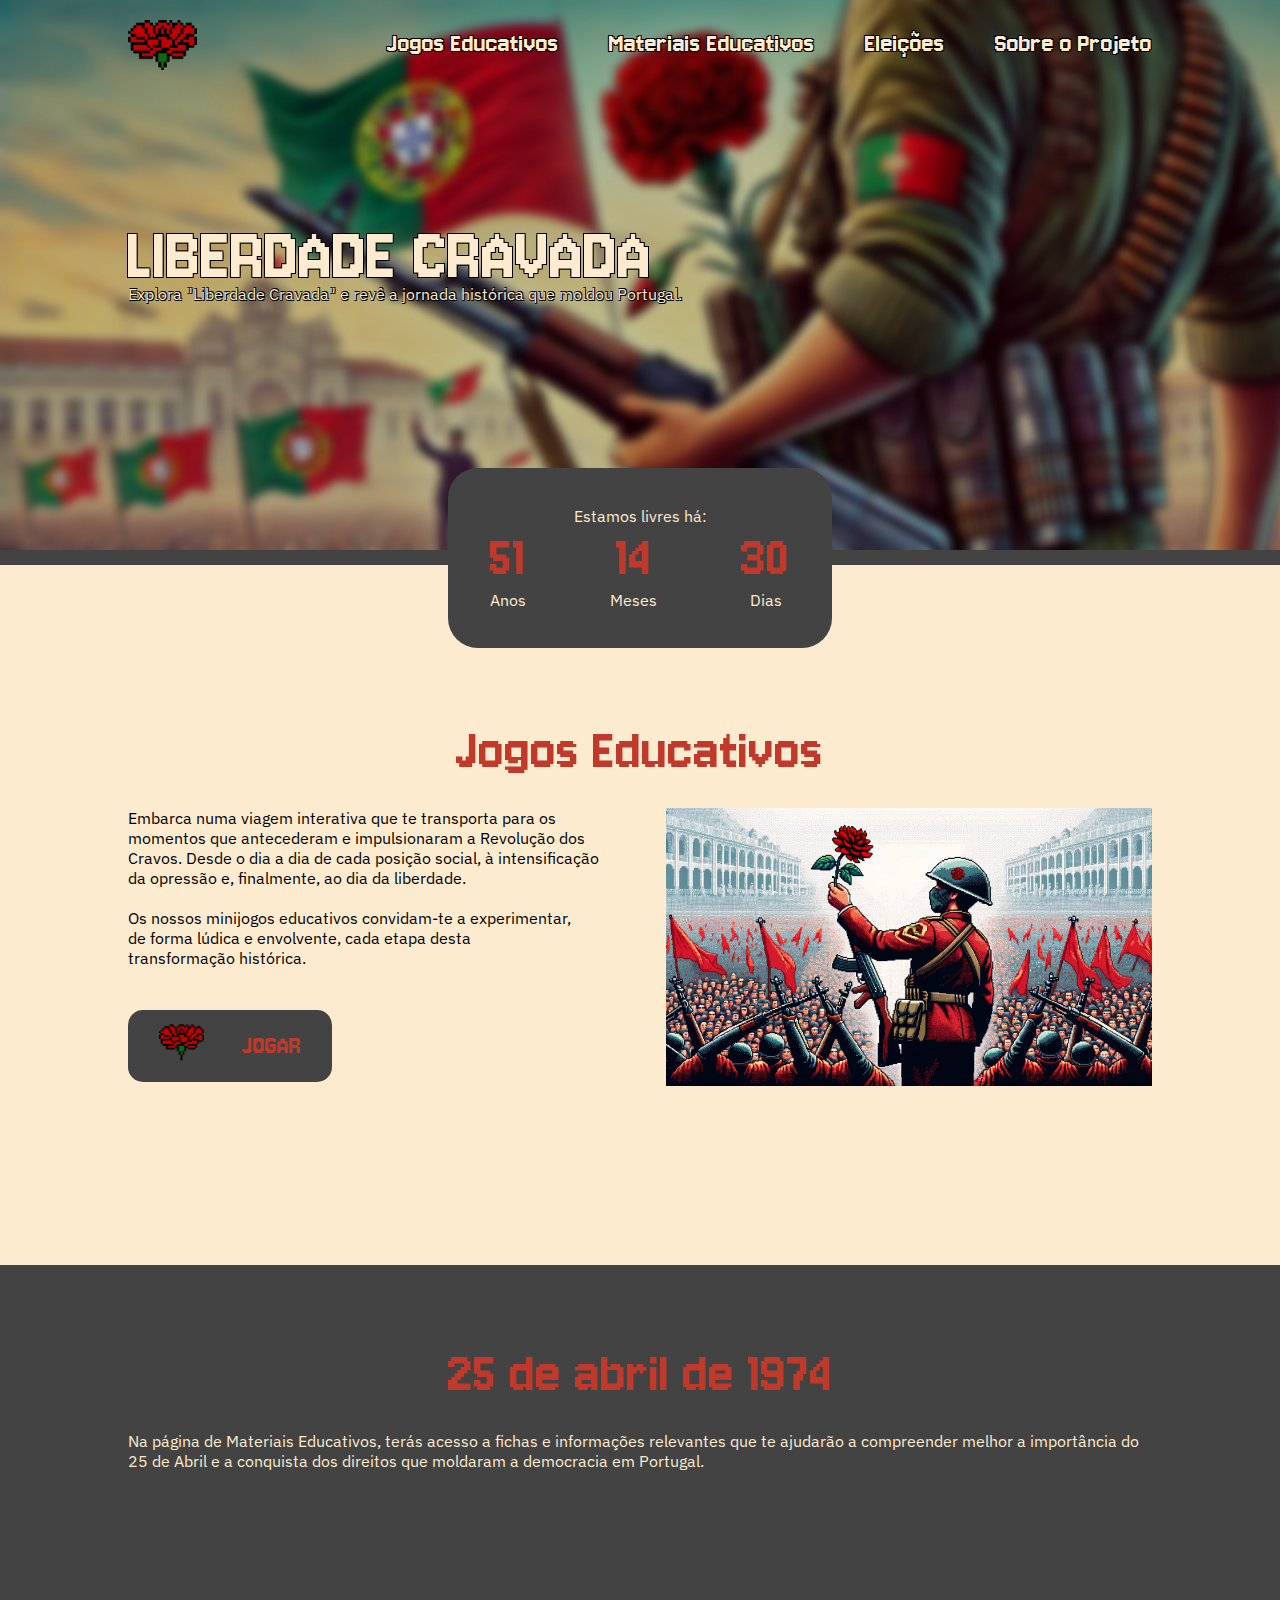
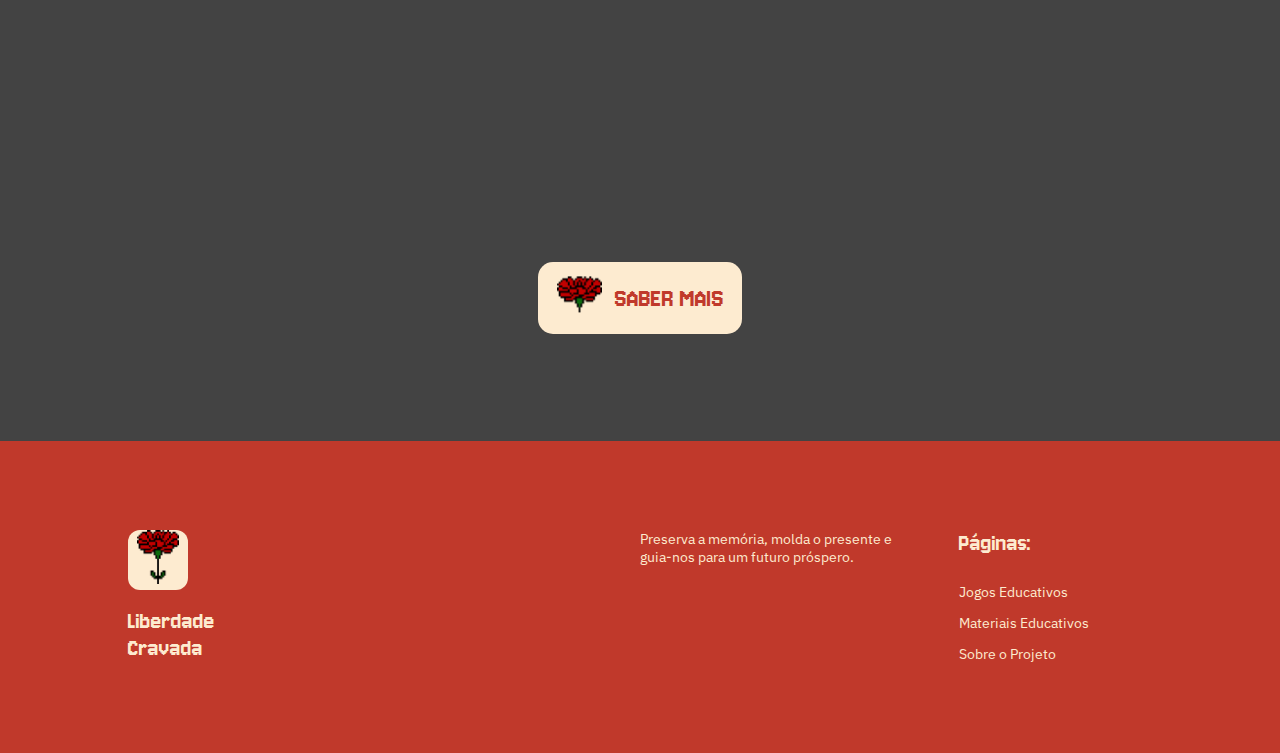
<file: index.html>
<!DOCTYPE html>
<html lang="en">
<head>
    <meta charset="UTF-8">
    <meta name="viewport" content="width=device-width, initial-scale=1.0">
    <title>Liberdade Cravada</title>

    <!-- CSS -->
    <link rel="stylesheet" type="text/css" href="style/style.css">
    <link rel="stylesheet" type="text/css" href="style/structuring.css">
    <link rel="stylesheet" type="text/css" href="style/mediaqueries/everyPage.css">
    <link rel="stylesheet" type="text/css" href="style/mediaqueries/mainpage.css">

    <!-- font JERSEY -->
    <link rel="preconnect" href="https://fonts.googleapis.com">
    <link rel="preconnect" href="https://fonts.gstatic.com" crossorigin>
    <link href="https://fonts.googleapis.com/css2?family=IBM+Plex+Sans:ital,wght@0,100..700;1,100..700&family=Jersey+10&display=swap" rel="stylesheet">
</head>
<body>
    <!-- NAVBAR -->
    <nav aria-label="primary" id="navbar" class="pa00 w100 dflex jcc">
        <div id="navbarContent" class="dflex jcsb aic">
            <a id="logo" href="index.html">
                <img src="images/website/iconography/cravo_logo.png" height="100%">
            </a>
    
            <div id="links" class="dflex fdr jcsb">
                <a href="html/JogosEducativos.html" class="btnNavbar">
                    <p class="m0 jersey beige fontOutline navlinkInactive">Jogos Educativos</p>
                </a>
                <a href="html/MateriaisEducativos.html" class="btnNavbar">
                    <p class="m0 jersey beige fontOutline navlinkInactive">Materiais Educativos</p>
                </a>
                <a href="html/EleicoesPosRevolucao.html" class="btnNavbar">
                    <p class="m0 jersey beige fontOutline navlinkInactive">Eleições</p>
                </a>
                <a href="html/SobreProjeto.html" class="btnNavbar">
                    <p class="m0 jersey beige fontOutline navlinkInactive">Sobre o Projeto</p>
                </a>
            </div>

            <!-- menu hamburger -->
            <div id="iconHamburger">
                <img src="images/website/iconography/hamburger_menu.png" height="100%">
            </div>
        </div>
    </nav>

    <!-- HAMBURGER MENU -->
    <div id="menuHamburgerBg"></div>
    <nav aria-label="secundary" id="menuHamburger" class="bgBeige">
        <div class="dflex fdrr">
            <button id="btnCloseHamburger">
                <img src="images/website/iconography/close.png" alt="button that closes side hamburger bar">
            </button>
        </div>

        <ul class="hamburger-sidebar-navigation">
            <li>
                <a role="menuitem" href="html/JogosEducativos.html">
                    <p class="m0 jersey grey navlinkInactiveHamburger">Jogos Educativos</p>
                </a>
            </li>
            <li>
                <a role="menuitem" href="html/MateriaisEducativos.html">
                    <p class="m0 jersey grey navlinkInactiveHamburger">Materiais Educativos</p>
                </a>
            </li>
            <li>
                <a role="menuitem" href="html/EleicoesPosRevolucao.html">
                    <p class="m0 jersey grey navlinkInactiveHamburger">Eleições</p>
                </a>
            </li>
            <li>
                <a role="menuitem" href="html/SobreProjeto.html">
                    <p class="m0 jersey grey navlinkInactiveHamburger">Sobre o Projeto</p>
                </a>
            </li>
        </ul>
    </nav>

    

    
    <!-- SECTION 1 // main div -->
    <div id="section1" class="dflex fdc jcc">
        <div id="section1Content">
            <p id="mainTitle" class="m0 jersey beige fontOutlineBig">LIBERDADE CRAVADA</p>
            <p id="mainTitleVertical" class="m0 jersey beige fontOutlineBig">LIBERDADE CRAVADA</p>

            <p id="mainTxt" class="m0 IBM beige fontNormalSize fontOutlineSmall">Explora "Liberdade Cravada" e revê a jornada histórica que moldou Portugal.</p>
            <br>

            <!-- <a href="#" class="btnStart bgBeige dif jcsa">
                <div id="btnStartImg" class="dif">
                    <img src="images/website/iconography/cravo_cropped.png" width="100%">
                </div>
                <div class="dflex aic">
                    <p class="m0 jersey red">COMEÇAR</p>
                </div>
            </a> -->
        </div>
    </div>


    <!-- SECTION TIMER // DIVING PART // counting since April 25, 1974 -->
    <div id="sectionTimer" class="dflex jcc bgGrey m0 p0">
        <div id="boxTimer" class="dflex fdc jcc aic bgGrey">
            <p class="m0 IBM beige fontNormalSize">Estamos livres há:</p>

            <!-- numbers -->
            <div id="timer" class="w100 dflex fdr jcsa">
                <!-- years -->
                <div id="years" class="dflex fdc jcc aic">
                    <p id="yearsNbr" class="m0 jersey red fontTitleSize">50</p>
                    <p class="m0 IBM beige fontNormalSize">Anos</p>
                </div>

                <!-- months -->
                <div id="months" class="dflex fdc jcc aic">
                    <p id="monthsNbr" class="m0 jersey red fontTitleSize">8</p>
                    <p class="m0 IBM beige fontNormalSize">Meses</p>
                </div>

                <!-- days -->
                <div id="days" class="dflex fdc jcc aic">
                    <p id="daysNbr" class="m0 jersey red fontTitleSize">30</p>
                    <p id="daysWord" class="m0 IBM beige fontNormalSize">Dias</p>
                </div>
            </div>
        </div>
    </div>


    <!-- SECTION 2 // about liberty breakout -->
    <div id="section2" class="dflex fdc jcc aic bgBeige">
        <p class="m0 jersey red fontTitleSize">Jogos Educativos</p>

        <div id="section2Content">
            <div id="section2Txt" class="dflex fdc jcsb">
                <div>
                    <p class="m0 IBM fontNormalSize">
                        Embarca numa viagem interativa que te transporta para os momentos que antecederam e impulsionaram a Revolução dos Cravos. Desde o dia a dia de cada posição social, à intensificação da opressão e, finalmente, ao dia da liberdade.
                        <br><br>
                        Os nossos minijogos educativos convidam-te a experimentar, de forma lúdica e envolvente, cada etapa desta transformação histórica.
                    </p>
                </div>

                <!-- BUTTON PLAY / "JOGAR" -->
                <div>
                    <a href="html/JogosEducativos.html" class="btnStart bgGrey dif jcsa">
                        <div id="btnStartImg" class="dif">
                            <img src="images/website/iconography/cravo_cropped.png" width="100%">
                        </div>
                        <div class="dflex aic">
                            <p class="m0 jersey red">JOGAR</p>
                        </div>
                    </a>
                </div>
            </div>

            <!-- !!!!!!!!!!!!!!!!!!!!!!!!!!!!!!!!!!!! -->
            <!-- arranjar forma de fazer esta imagem começar só a partir do
            meio vertical da página mas ocupar a altura a 100% do div
            onde esta está inclusa-->
            <img id="section2Img" src="images/website/images/pgPrincipal2.png">
        </div>
    </div>


    <!-- SECTION 3 // about 25/04/1974 -->
    <div id="section3" class="dflex fdc jcc aic bgGrey">
        <p class="m0 jersey red fontTitleSize">25 de abril de 1974</p>

        <div id="section3Content" class="dflex fdc jcc aic">
            <p class="m0 IBM fontNormalSize beige">
                Na página de Materiais Educativos, terás acesso a fichas e informações relevantes que te ajudarão a compreender melhor a importância do 25 de Abril e a conquista dos direitos que moldaram a democracia em Portugal.
            </p>

            <div id="section3Images" class="dflex fdr jcsb">
                <div id="section3Img1"></div>
                <div id="section3Img2"></div>
                <div id="section3Img3"></div>
            </div>

            <!-- BUTTON "SABER MAIS" -->
            <div>
                <a href="html/MateriaisEducativos.html" class="btnStart bgBeige dif jcsa">
                    <div id="btnStartImg" class="dif">
                        <img src="images/website/iconography/cravo_cropped.png" width="100%">
                    </div>
                    <div class="dflex aic">
                        <p class="m0 jersey red">SABER MAIS</p>
                    </div>
                </a>
            </div>
        </div>
    </div>


    <!-- FOOTER -->
    <footer class="dflex jcc bgRed">
        <div id="footer">
            <div id="footerLeft">
                <a href="index.html" id="footerImg" class="bgBeige dflex jcc aie">
                    <img src="images/website/iconography/cravo_cropped.png" height="90%" alt="">
                </a><br>
                <p class="m0 jersey beige fontSubtitleSize2">Liberdade <br> Cravada</p>
            </div>

            <div id="footerMiddleRight">
                <p class="m0 IBM beige fontNormalSize2">
                    Preserva a memória, molda o presente e guia-nos para um futuro próspero.
                </p>
            </div>

            <div id="footerRight" class="dflex fdc jcc aic">
                <div>
                    <p id="footerLinkTitle" class="m0 jersey beige fontSubtitleSize2">
                        Páginas:
                    </p>
                    
                    <div>
                        <!-- Jogos Educativos -->
                        <a href="html/JogosEducativos.html">
                            <p class="m0 IBM beige fontNormalSize2"> Jogos Educativos</p>
                        </a>
                        <!-- Materiais Educativos -->
                        <a href="html/MateriaisEducativos.html">
                            <p id="footerLink" class="m0 IBM beige fontNormalSize2"> Materiais Educativos</p>
                        </a>
                        <!-- Sobre o Projeto -->
                        <a href="html/SobreProjeto.html">
                            <p class="m0 IBM beige fontNormalSize2"> Sobre o Projeto</p>
                        </a>
                    </div>
                </div>
            </div>
        </div>
    </footer>

    <script src="javascript/everyPage.js"></script>
    <script src="javascript/mainpage.js"></script>
</body>
</html>
</file>
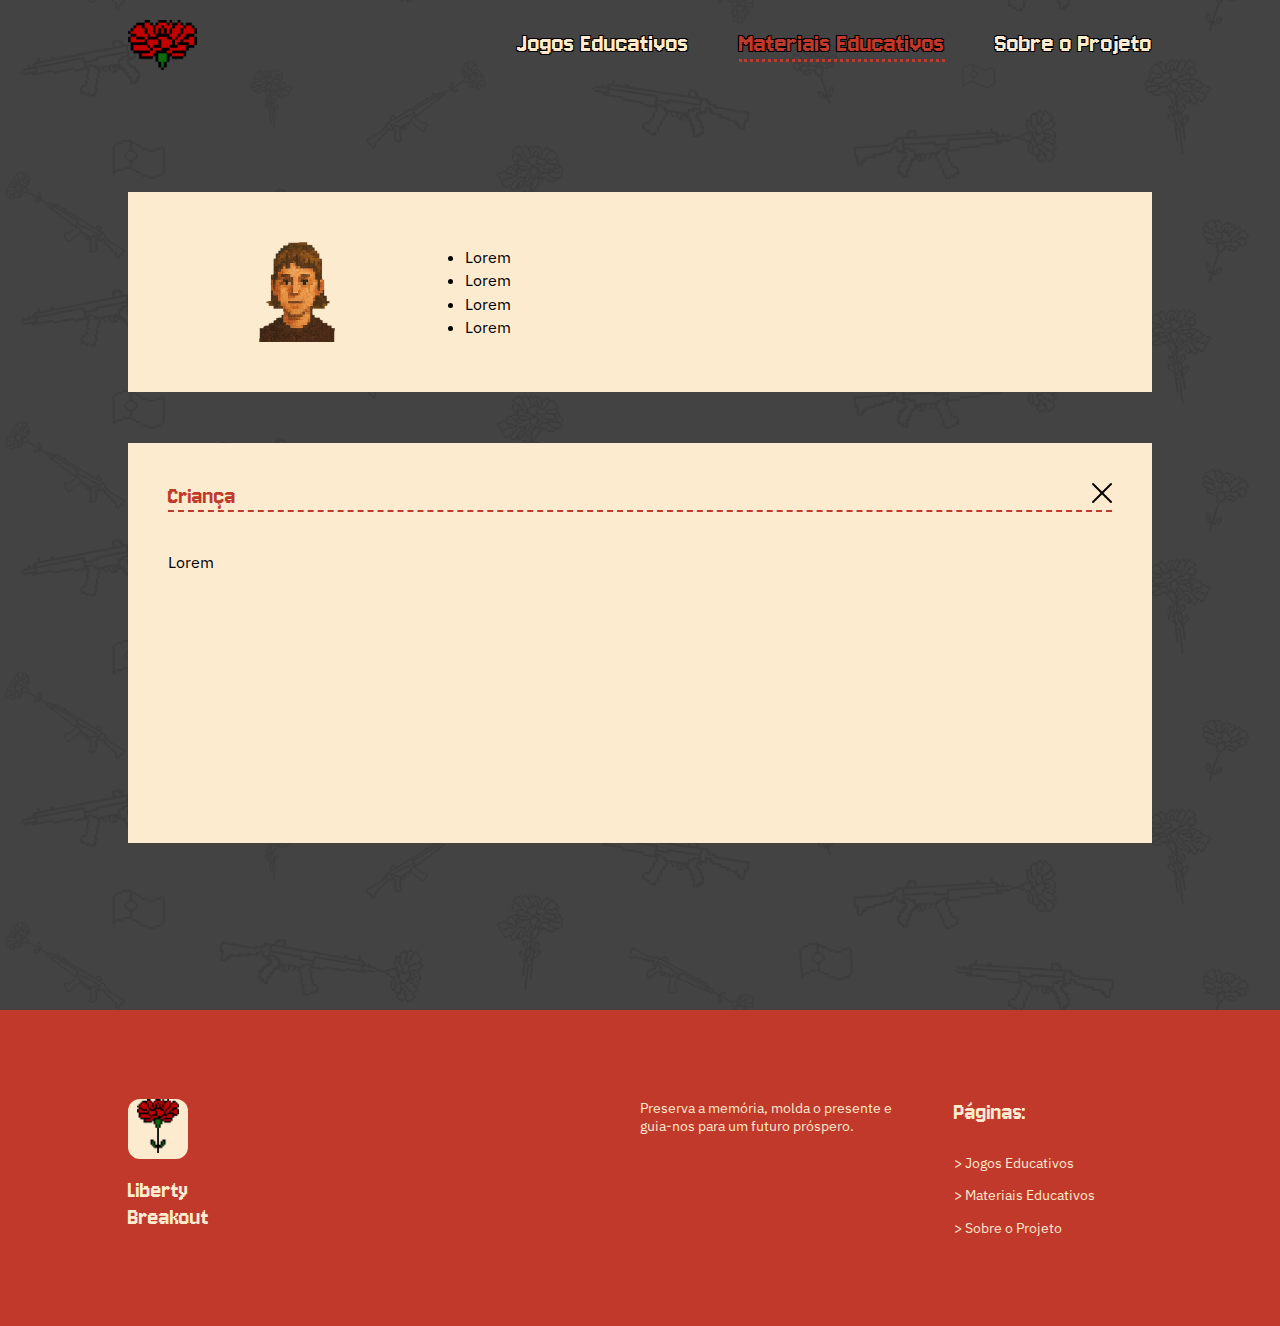
<file: html/Individuo.html>
<!DOCTYPE html>
<html lang="en">
<head>
    <meta charset="UTF-8">
    <meta name="viewport" content="width=device-width, initial-scale=1.0">
    <title>Jogos Educativos</title>

    <!-- CSS -->
    <link rel="stylesheet" type="text/css" href="../style/style.css">
    <link rel="stylesheet" type="text/css" href="../style/structuring.css">
    <link rel="stylesheet" type="text/css" href="../style/mediaqueries/everyPage.css">
    <link rel="stylesheet" type="text/css" href="../style/mediaqueries/individuo.css">

    <!-- font JERSEY -->
    <link rel="preconnect" href="https://fonts.googleapis.com">
    <link rel="preconnect" href="https://fonts.gstatic.com" crossorigin>
    <link href="https://fonts.googleapis.com/css2?family=IBM+Plex+Sans:ital,wght@0,100..700;1,100..700&family=Jersey+10&display=swap" rel="stylesheet">
</head>
<body class="bgGrey">
    <!-- NAVBAR -->
    <nav id="navbar" class="pa00 w100 dflex jcc">
        <div id="navbarContent" class="dflex jcsb aic">
            <a id="logo" href="../index.html">
                <img src="../images/website/iconography/cravo_logo.png" height="100%">
            </a>
    
            <div id="links" class="dflex fdr jcsb">
                <a href="JogosEducativos.html" class="btnNavbar">
                    <p class="m0 jersey beige fontOutline navlinkInactive">Jogos Educativos</p>
                </a>
                <a href="MateriaisEducativos.html" class="btnNavbar">
                    <p class="m0 jersey beige fontOutline navlinkActive">Materiais Educativos</p>
                </a>
                <a href="SobreProjeto.html" class="btnNavbar">
                    <p class="m0 jersey beige fontOutline navlinkInactive">Sobre o Projeto</p>
                </a>
            </div>

            <!-- menu hamburger -->
            <div id="iconHamburger">
                <img src="../images/website/iconography/hamburger_menu.png" height="100%">
            </div>
        </div>
    </nav>

    <!-- HAMBURGER MENU -->
    <div id="menuHamburgerBg"></div>
    <nav aria-label="secundary" id="menuHamburger" class="bgBeige">
        <div class="dflex fdrr">
            <button id="btnCloseHamburger">
                <img src="../images/website/iconography/close.png" height="30vh" alt="button that closes side hamburger bar">
            </button>
        </div>

        <ul class="hamburger-sidebar-navigation">
            <li>
                <a role="menuitem" href="JogosEducativos.html">
                    <p class="m0 jersey red navlinkActive">Jogos Educativos</p>
                </a>
            </li>
            <li>
                <a role="menuitem" href="MateriaisEducativos.html">
                    <p class="m0 jersey grey navlinkInactiveHamburger">Materiais Educativos</p>
                </a>
            </li>
            <li>
                <a role="menuitem" href="SobreProjeto.html">
                    <p class="m0 jersey grey navlinkInactiveHamburger">Sobre o Projeto</p>
                </a>
            </li>
        </ul>
    </nav>

    <!-- BIBLIOGRAPHY -->
    <div id="bibliography">
        <div id="charImgAndInfo" class="bgBeige">
            <div id="charImg" class="dflex jcc">
                <!-- image -->
                <img id="charImgSrc" src="../../images/website/images/char_girl.png" height="100%">
            </div>
            <div id="charInfoDiv" class="dflex fdc jcsb">
                <li id="charInfo" class="m0 IBM fontNormalSize">
                    Lorem
                </li>
                <li id="charInfo" class="m0 IBM fontNormalSize">
                    Lorem
                </li>
                <li id="charInfo" class="m0 IBM fontNormalSize">
                    Lorem
                </li>
                <li id="charInfo" class="m0 IBM fontNormalSize">
                    Lorem
                </li>
            </div>
        </div>

        <div id="charAbout" class="bgBeige">
            <div id="charHeader" class="dflex jcsb">
                <p id="charTitle" class="m0 p0 jersey red fontSubtitleSize2">Criança</p>
                <img id="charGoBack" src="../images/website/iconography/close.png">
            </div>

            <p id="charText" class="m0 IBM fontNormalSize">
                Lorem
            </p>
        </div>
    </div>

    <!-- FOOTER -->
    <footer class="dflex jcc bgRed">
        <div id="footer">
            <div id="footerLeft">
                <a href="../index.html" id="footerImg" class="bgBeige dflex jcc aie">
                    <img src="../images/website/iconography/cravo_cropped.png" height="90%" alt="">
                </a><br>
                <p class="m0 jersey beige fontSubtitleSize2">Liberty <br> Breakout</p>
            </div>

            <div id="footerMiddleRight">
                <p class="m0 IBM beige fontNormalSize2">
                    Preserva a memória, molda o presente e guia-nos para um futuro próspero.
                </p>
            </div>

            <div id="footerRight" class="dflex fdc jcc aic">
                <div>
                    <p id="footerLinkTitle" class="m0 jersey beige fontSubtitleSize2">
                        Páginas:
                    </p>
                    
                    <div>
                        <!-- Jogos Educativos -->
                        <a href="JogosEducativos.html">
                            <p class="m0 IBM beige fontNormalSize2">> Jogos Educativos</p>
                        </a>
                        <!-- Materiais Educativos -->
                        <a href="MateriaisEducativos.html">
                            <p id="footerLink" class="m0 IBM beige fontNormalSize2">> Materiais Educativos</p>
                        </a>
                        <!-- Sobre o Projeto -->
                        <a href="SobreProjeto.html">
                            <p class="m0 IBM beige fontNormalSize2">> Sobre o Projeto</p>
                        </a>
                    </div>
                </div>
            </div>
        </div>
    </footer>

    <script src="../javascript/everyPage.js"></script>
    <script src="../javascript/individuo.js"></script>
</body>
</html>
</file>
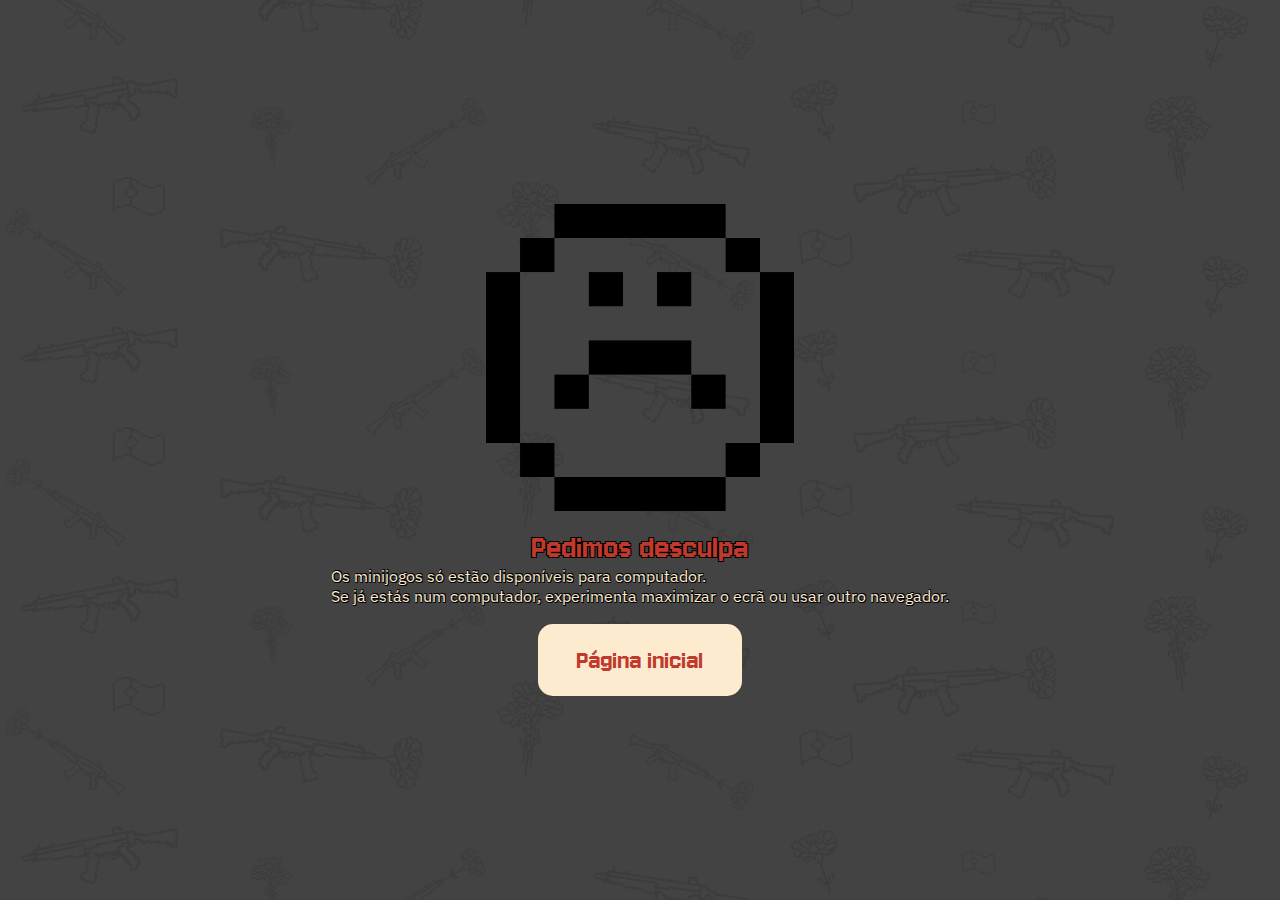
<file: html/Jogo.html>
<!DOCTYPE html>
<html lang="en">
<head>
    <meta charset="UTF-8">
    <meta name="viewport" content="width=device-width, initial-scale=1.0">
    <title>Jogos Educativos</title>
    <link rel="icon" type="image/x-icon" href="../images/website/iconography/cravo_logo.png">

    <!-- CSS -->
    <link rel="stylesheet" type="text/css" href="../style/style.css">
    <link rel="stylesheet" type="text/css" href="../style/structuring.css">
    <link rel="stylesheet" type="text/css" href="../style/mediaqueries/everyPage.css">
    <link rel="stylesheet" type="text/css" href="../style/mediaqueries/jogo.css">

    <!-- font JERSEY -->
    <link rel="preconnect" href="https://fonts.googleapis.com">
    <link rel="preconnect" href="https://fonts.gstatic.com" crossorigin>
    <link href="https://fonts.googleapis.com/css2?family=IBM+Plex+Sans:ital,wght@0,100..700;1,100..700&family=Jersey+10&display=swap" rel="stylesheet">

    <!-- P5.JS -->
    <script src="../libraries/p5.min.js"></script>
    <script src="../libraries/p5.sound.min.js"></script>
    <script src=".././javascript/jogo.js" type="module"></script>
</head>
<body class="bgGrey">
    <!-- WE'RE SORRY SCREEN -->
    <div id="sorry" class="dflex jcc aic">
        <div class="dflex fdc jcc aic">
            <img src="../images/website/iconography/unavailable.png" width="30%">
    
            <br>
            <p class="m0 jersey red fontOutlineBig fontSubtitleSize">Pedimos desculpa</p>
            <p id="sorryTxt" class="m0 IBM beige fontNormalSize fontOutlineSmall">
                Os minijogos só estão disponíveis para computador. <br>
                Se já estás num computador, experimenta maximizar o ecrã ou usar outro navegador.
            </p>
            <br>
            
            <a href="../index.html" class="btnStart bgBeige dflex jcc aic">
                <p class="m0 jersey red">Página inicial</p>
            </a>
        </div>
    </div>

    <!-- NAVBAR -->
    <nav id="navbar" class="pa00 w100 dflex jcc">
        <div id="navbarContent" class="dflex jcsb aic">
            <a id="logo" href="../index.html">
                <img src="../images/website/iconography/cravo_logo.png" height="100%">
            </a>
    
            <div id="links" class="dflex fdr jcsb">
                <a href="JogosEducativos.html" class="btnNavbar">
                    <p class="m0 jersey beige fontOutline navlinkActive">Jogos Educativos</p>
                </a>
                <a href="MateriaisEducativos.html" class="btnNavbar">
                    <p class="m0 jersey beige fontOutline navlinkInactive">Materiais Educativos</p>
                </a>
                <a href="EleicoesPosRevolucao.html" class="btnNavbar">
                    <p class="m0 jersey beige fontOutline navlinkInactive">Eleições</p>
                </a>
                <a href="SobreProjeto.html" class="btnNavbar">
                    <p class="m0 jersey beige fontOutline navlinkInactive">Sobre o Projeto</p>
                </a>
            </div>

            <!-- menu hamburger -->
            <div id="iconHamburger">
                <img src="../images/website/iconography/hamburger_menu.png" height="100%">
            </div>
        </div>
    </nav>

    <!-- HAMBURGER MENU -->
    <div id="menuHamburgerBg"></div>
    <nav aria-label="secundary" id="menuHamburger" class="bgBeige">
        <div class="dflex fdrr">
            <button id="btnCloseHamburger">
                <img src="../images/website/iconography/close.png" height="30vh" alt="button that closes side hamburger bar">
            </button>
        </div>

        <ul class="hamburger-sidebar-navigation">
            <li>
                <a role="menuitem" href="JogosEducativos.html">
                    <p class="m0 jersey red navlinkActive">Jogos Educativos</p>
                </a>
            </li>
            <li>
                <a role="menuitem" href="MateriaisEducativos.html">
                    <p class="m0 jersey grey navlinkInactiveHamburger">Materiais Educativos</p>
                </a>
            </li>
            <li>
                <a role="menuitem" href="EleicoesPosRevolucao.html">
                    <p class="m0 jersey grey navlinkInactiveHamburger">Eleições</p>
                </a>
            </li>
            <li>
                <a role="menuitem" href="SobreProjeto.html">
                    <p class="m0 jersey grey navlinkInactiveHamburger">Sobre o Projeto</p>
                </a>
            </li>
        </ul>
    </nav>

    <!-- GAME -->
    <div id="divGame" class="wm">
        <p id="gameTitle" class="m0 p0 jersey beige fontSubtitleSize">Título jogo</p>
        
        <div id="gameP5js">
            <!-- GAME ADDED THROUGH P5.JS -->
        </div>
        
        <p class="m0 p0 jersey beige fontSubtitleSize2">Sobre o jogo</p>
        <div id="aboutOrTutorial" class="bgBeige">
            <!-- INFO ADDED THROUGH JAVASCRIPT -->
            
            <p id="gameDescription" class="m0 p0 IBM fontNormalSize2">Donec nec nibh quis ex pharetra pellentesque vitae nec elit. Suspendisse eu hendrerit quam, quis rhoncus mi. Proin ut finibus nulla, ut cursus libero. Aenean suscipit sagittis enim, at porta massa commodo ac. Duis dapibus id eros in luctus. Etiam nulla orci, tincidunt eu enim vitae, hendrerit pharetra erat. Fusce at velit malesuada, finibus dolor a, pulvinar turpis.</p>
            <br><br><br><br>
            <p class="m0 p0 jersey grey fontSubtitleSize2">Controlos:</p>
            <div id="controls" class="dflex fdr jcc">
                
            </div>
        </div>
    </div>    

    <!-- FOOTER -->
    <footer class="dflex jcc bgRed">
        <div id="footer">
            <div id="footerLeft">
                <a href="../index.html" id="footerImg" class="bgBeige dflex jcc aie">
                    <img src="../images/website/iconography/cravo_cropped.png" height="90%" alt="">
                </a><br>
                <p class="m0 jersey beige fontSubtitleSize2">Liberdade <br> Cravada</p>
            </div>

            <div id="footerMiddleRight">
                <p class="m0 IBM beige fontNormalSize2">
                    Preserva a memória, molda o presente e guia-nos para um futuro próspero.
                </p>
            </div>

            <div id="footerRight" class="dflex fdc jcc aic">
                <div>
                    <p id="footerLinkTitle" class="m0 jersey beige fontSubtitleSize2">
                        Páginas:
                    </p>
                    
                    <div>
                        <!-- Jogos Educativos -->
                        <a href="JogosEducativos.html">
                            <p class="m0 IBM beige fontNormalSize2">> Jogos Educativos</p>
                        </a>
                        <!-- Materiais Educativos -->
                        <a href="MateriaisEducativos.html">
                            <p id="footerLink" class="m0 IBM beige fontNormalSize2">> Materiais Educativos</p>
                        </a>
                        <a href="EleicoesPosRevolucao.html">
                            <p class="m0 IBM beige fontNormalSize2">> Eleições</p>
                        </a>
                        <!-- Sobre o Projeto -->
                        <a href="SobreProjeto.html">
                            <p id="footerLink2" class="m0 IBM beige fontNormalSize2">> Sobre o Projeto</p>
                        </a>
                    </div>
                </div>
            </div>
        </div>
    </footer>

    <script src="../javascript/everyPage.js"></script>
</body>
</html>
</file>
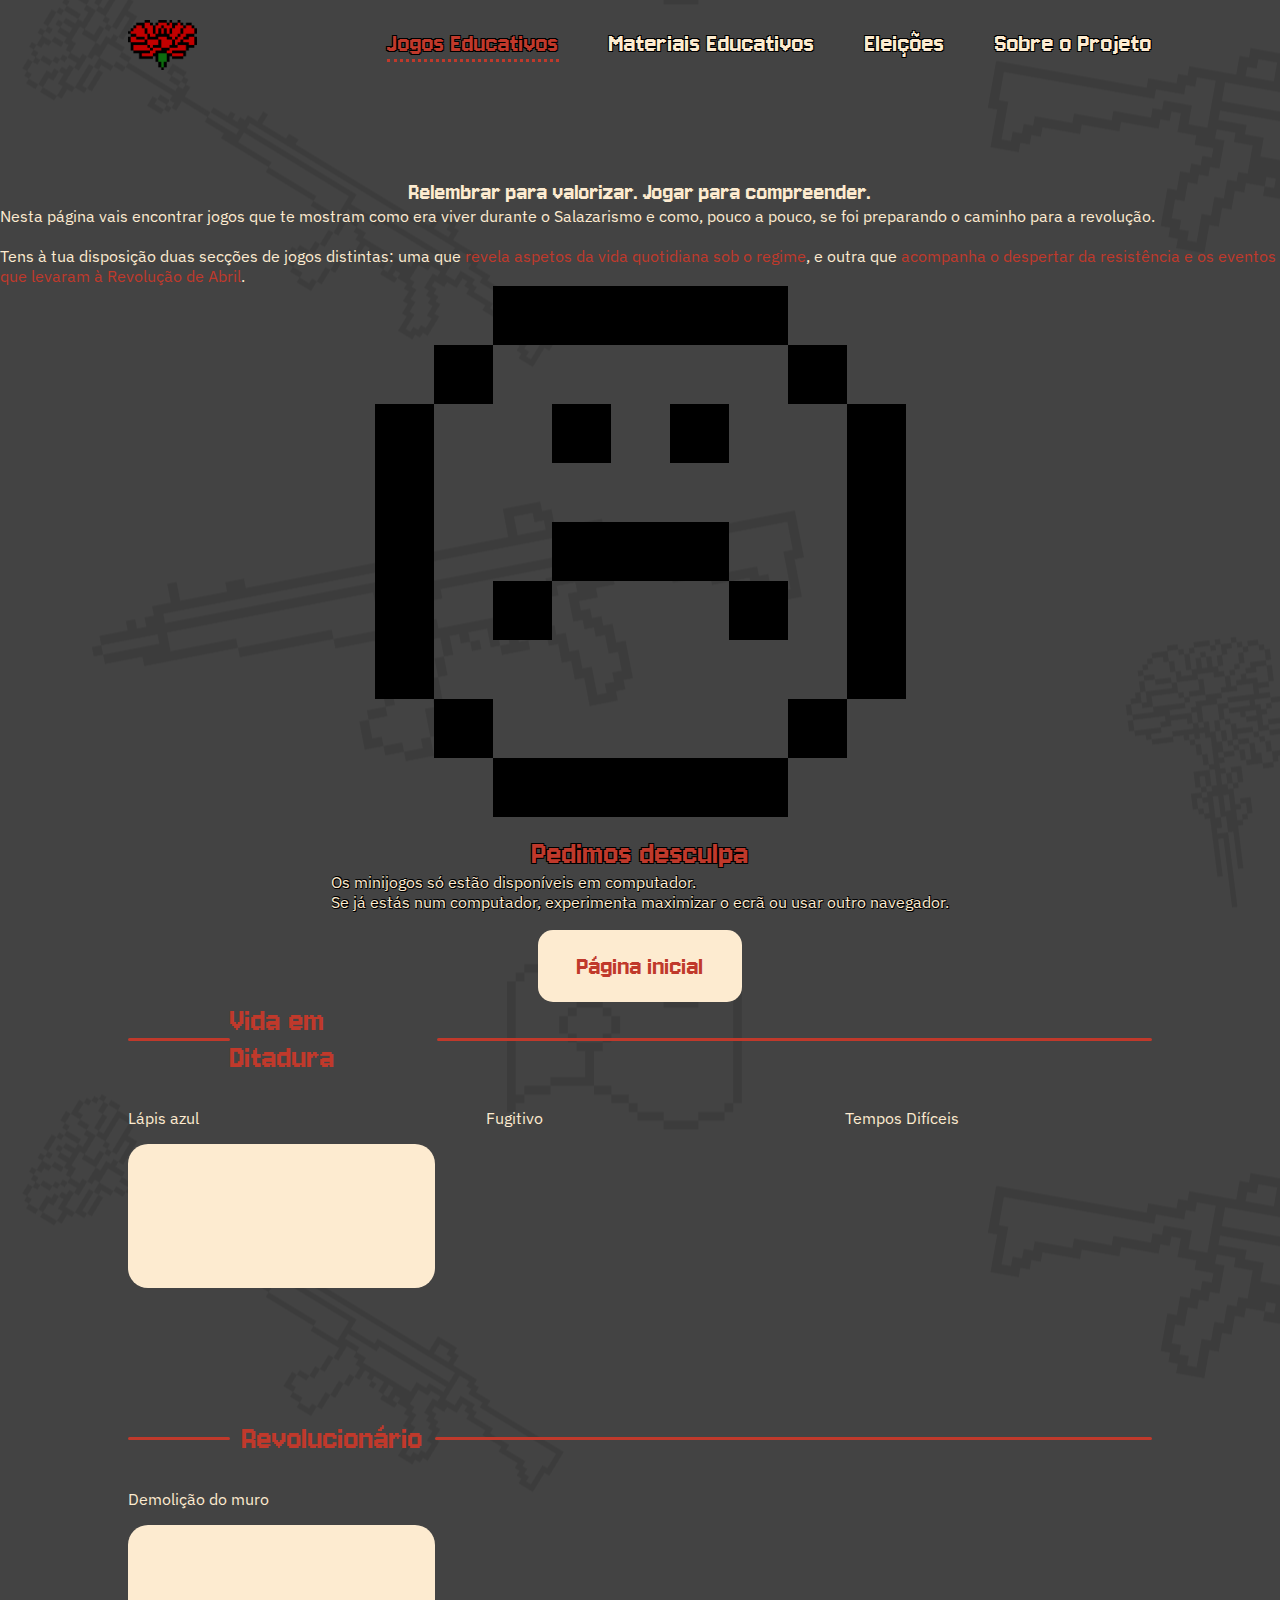
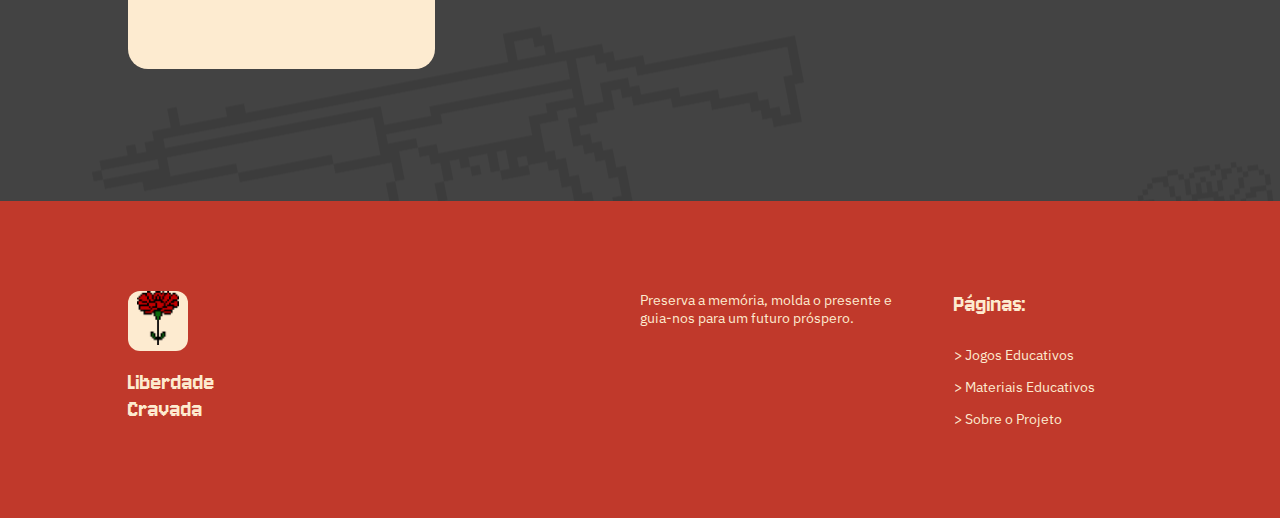
<file: html/JogosEducativos.html>
<!DOCTYPE html>
<html lang="en">
<head>
    <meta charset="UTF-8">
    <meta name="viewport" content="width=device-width, initial-scale=1.0">
    <title>Jogos Educativos</title>

    <!-- CSS -->
    <link rel="stylesheet" type="text/css" href="../style/style.css">
    <link rel="stylesheet" type="text/css" href="../style/structuring.css">
    <link rel="stylesheet" type="text/css" href="../style/mediaqueries/everyPage.css">
    <link rel="stylesheet" type="text/css" href="../style/mediaqueries/jogosEducativos.css">

    <!-- font JERSEY -->
    <link rel="preconnect" href="https://fonts.googleapis.com">
    <link rel="preconnect" href="https://fonts.gstatic.com" crossorigin>
    <link href="https://fonts.googleapis.com/css2?family=IBM+Plex+Sans:ital,wght@0,100..700;1,100..700&family=Jersey+10&display=swap" rel="stylesheet">

    <!-- P5.JS -->
    <script src="../libraries/p5.min.js"></script>
    <script src="../libraries/p5.sound.min.js"></script>
    <script src="../javascript/jogosEducativos.js"></script>
</head>
<body class="bgGrey">
    <!-- NAVBAR -->
    <nav id="navbar" class="pa00 w100 dflex jcc">
        <div id="navbarContent" class="dflex jcsb aic">
            <a id="logo" href="../index.html">
                <img src="../images/website/iconography/cravo_logo.png" height="100%">
            </a>
    
            <div id="links" class="dflex fdr jcsb">
                <a href="JogosEducativos.html" class="btnNavbar">
                    <p class="m0 jersey beige fontOutline navlinkActive">Jogos Educativos</p>
                </a>
                <a href="MateriaisEducativos.html" class="btnNavbar">
                    <p class="m0 jersey beige fontOutline navlinkInactive">Materiais Educativos</p>
                </a>
                <a href="EleicoesPosRevolucao.html" class="btnNavbar">
                    <p class="m0 jersey beige fontOutline navlinkInactive">Eleições</p>
                </a>
                <a href="SobreProjeto.html" class="btnNavbar">
                    <p class="m0 jersey beige fontOutline navlinkInactive">Sobre o Projeto</p>
                </a>
            </div>

            <!-- menu hamburger -->
            <div id="iconHamburger">
                <img src="../images/website/iconography/hamburger_menu.png" height="100%">
            </div>
        </div>
    </nav>

    <!-- HAMBURGER MENU -->
    <div id="menuHamburgerBg"></div>
    <nav aria-label="secundary" id="menuHamburger" class="bgBeige">
        <div class="dflex fdrr">
            <button id="btnCloseHamburger">
                <img src="../images/website/iconography/close.png" height="30vh" alt="button that closes side hamburger bar">
            </button>
        </div>

        <ul class="hamburger-sidebar-navigation">
            <li>
                <a role="menuitem" href="JogosEducativos.html">
                    <p class="m0 jersey red navlinkActive">Jogos Educativos</p>
                </a>
            </li>
            <li>
                <a role="menuitem" href="MateriaisEducativos.html">
                    <p class="m0 jersey grey navlinkInactiveHamburger">Materiais Educativos</p>
                </a>
            </li>
            <li>
                <a role="menuitem" href="EleicoesPosRevolucao.html">
                    <p class="m0 jersey grey navlinkInactiveHamburger">Eleições</p>
                </a>
            </li>
            <li>
                <a role="menuitem" href="SobreProjeto.html">
                    <p class="m0 jersey grey navlinkInactiveHamburger">Sobre o Projeto</p>
                </a>
            </li>
        </ul>
    </nav>

    <!-- INTRO TEXT -->
    <div id="timelineContent" class="dflex fdc aic"> <!-- je = Jogos Educativos -->
        <!-- INFO BUTTON -->
        <div id="titleIntroJogos" class="dflex fdr">
            <p class="m0 p0 jersey beige fontSubtitleSize2">Relembrar para valorizar. Jogar para compreender.</p>
            <!-- <span class="infoBtn dflex jcc aic">
                <p class="m0 p0 IBM beige">?</p>
            </span> -->
        </div>

        <div id="introJogos">
            <p id="txtIntroJogos" class="m0 IBM beige fontNormalSize">
                Nesta página vais encontrar jogos que te mostram como era viver durante o Salazarismo e como,
                pouco a pouco, se foi preparando o caminho para a revolução.
                <br><br>
                Tens à tua disposição duas secções de jogos distintas:
                uma que <a href="#dailySection" id="aTxtIntroJogos" class="red">revela aspetos da vida quotidiana sob o regime</a>,
                e outra que <a href="#revolutionSection" id="aTxtIntroJogos" class="red">acompanha o despertar da resistência e os eventos que levaram à Revolução de Abril</a>.
            </p>
        </div>
    </div>

    <!-- WE'RE SORRY SCREEN -->
    <div id="sorry" class="dflex jcc aic">
        <div class="dflex fdc jcc aic">
            <img src="../images/website/iconography/unavailable.png">
    
            <br>
            <p class="m0 jersey red fontOutlineBig fontSubtitleSize">Pedimos desculpa</p>
            <p id="sorryTxt" class="m0 IBM beige fontNormalSize fontOutlineSmall">
                Os minijogos só estão disponíveis em computador. <br>
                Se já estás num computador, experimenta maximizar o ecrã ou usar outro navegador.
            </p>
            <br>
            
            <a href="../index.html" class="btnStart bgBeige dflex jcc aic">
                <p class="m0 jersey red">Página inicial</p>
            </a>
        </div>
    </div>

    <!-- VIDA DIÁRIA/DAILY LIFE SECTION TITLE -->
    <div id="gameTitle" class="dflex fdr jcc">
        <div class="dflex fdr jcsb aic w80">
            <div class="yearGameTitle">
                <!-- <hr> -->
            </div>

            <p id="dailySection" class="m0 jersey red fontSubtitleSize">Vida em Ditadura</p>

            <div class="yearGameTitle2">
                <!-- <hr> -->
            </div>
        </div>
    </div>

    <!-- VIDA DIÁRIA/DAILY LIFE SECTION GAME LIST -->
    <div id="gameSection" class="dflex fdc aic">
        <div id="gameList">
            <!-- each game panel -->
            <div id="censorship" class="divGame">
                <p id="divGameTitle" class="m0 IBM beige fontNormalSize">Lápis azul</p>
                <div id="divGameImg" class="bgBeige">
                    <!-- <img src="../images/games/thumbnails/persecution_thumbnail.png.jpg" alt=""> -->
                </div>
            </div>
            <div id="persecution" class="divGame">
                <p id="divGameTitle" class="m0 IBM beige fontNormalSize">Fugitivo</p>
                <div id="divGameImg"></div>
            </div>
            <div id="basketFood" class="divGame">
                <p id="divGameTitle" class="m0 IBM beige fontNormalSize">Tempos Difíceis</p>
                <div id="divGameImg"></div>
            </div>
        </div>
    </div>

    <!-- REVOLUCIONÁRIA / REVOLUTIONARY SECTION TITLE -->
    <div id="gameTitle" class="dflex fdr jcc">
        <div class="dflex fdr jcsb aic w80">
            <div class="yearGameTitle">
                <!-- <hr> -->
            </div>

            <p id="revolutionSection" class="m0 jersey red fontSubtitleSize">Revolucionário</p>

            <div class="yearGameTitle2">
                <!-- <hr> -->
            </div>
        </div>
    </div>

    <!-- VIDA DIÁRIA/DAILY LIFE SECTION GAME LIST -->
    <div id="gameSection" class="dflex fdc aic">
        <div id="gameList">
            <!-- each game panel -->
            <div id="bricks" class="divGame">
                <p id="divGameTitle" class="m0 IBM beige fontNormalSize">Demolição do muro</p>
                <div id="divGameImg" class="bgBeige"></div>
            </div>
        </div>
    </div>

    <!-- FOOTER -->
    <footer class="dflex jcc bgRed">
        <div id="footer">
            <div id="footerLeft">
                <a href="../index.html" id="footerImg" class="bgBeige dflex jcc aie">
                    <img src="../images/website/iconography/cravo_cropped.png" height="90%" alt="">
                </a><br>
                <p class="m0 jersey beige fontSubtitleSize2">Liberdade <br> Cravada</p>
            </div>

            <div id="footerMiddleRight">
                <p class="m0 IBM beige fontNormalSize2">
                    Preserva a memória, molda o presente e guia-nos para um futuro próspero.
                </p>
            </div>

            <div id="footerRight" class="dflex fdc jcc aic">
                <div>
                    <p id="footerLinkTitle" class="m0 jersey beige fontSubtitleSize2">
                        Páginas:
                    </p>
                    
                    <div>
                        <!-- Jogos Educativos -->
                        <a href="JogosEducativos.html">
                            <p class="m0 IBM beige fontNormalSize2">> Jogos Educativos</p>
                        </a>
                        <!-- Materiais Educativos -->
                        <a href="MateriaisEducativos.html">
                            <p id="footerLink" class="m0 IBM beige fontNormalSize2">> Materiais Educativos</p>
                        </a>
                        <!-- Sobre o Projeto -->
                        <a href="SobreProjeto.html">
                            <p class="m0 IBM beige fontNormalSize2">> Sobre o Projeto</p>
                        </a>
                    </div>
                </div>
            </div>
        </div>
    </footer>

    <script src="../javascript/everyPage.js"></script>
    <script src="../javascript/jogosEducativos.js"></script>
</body>
</html>
</file>
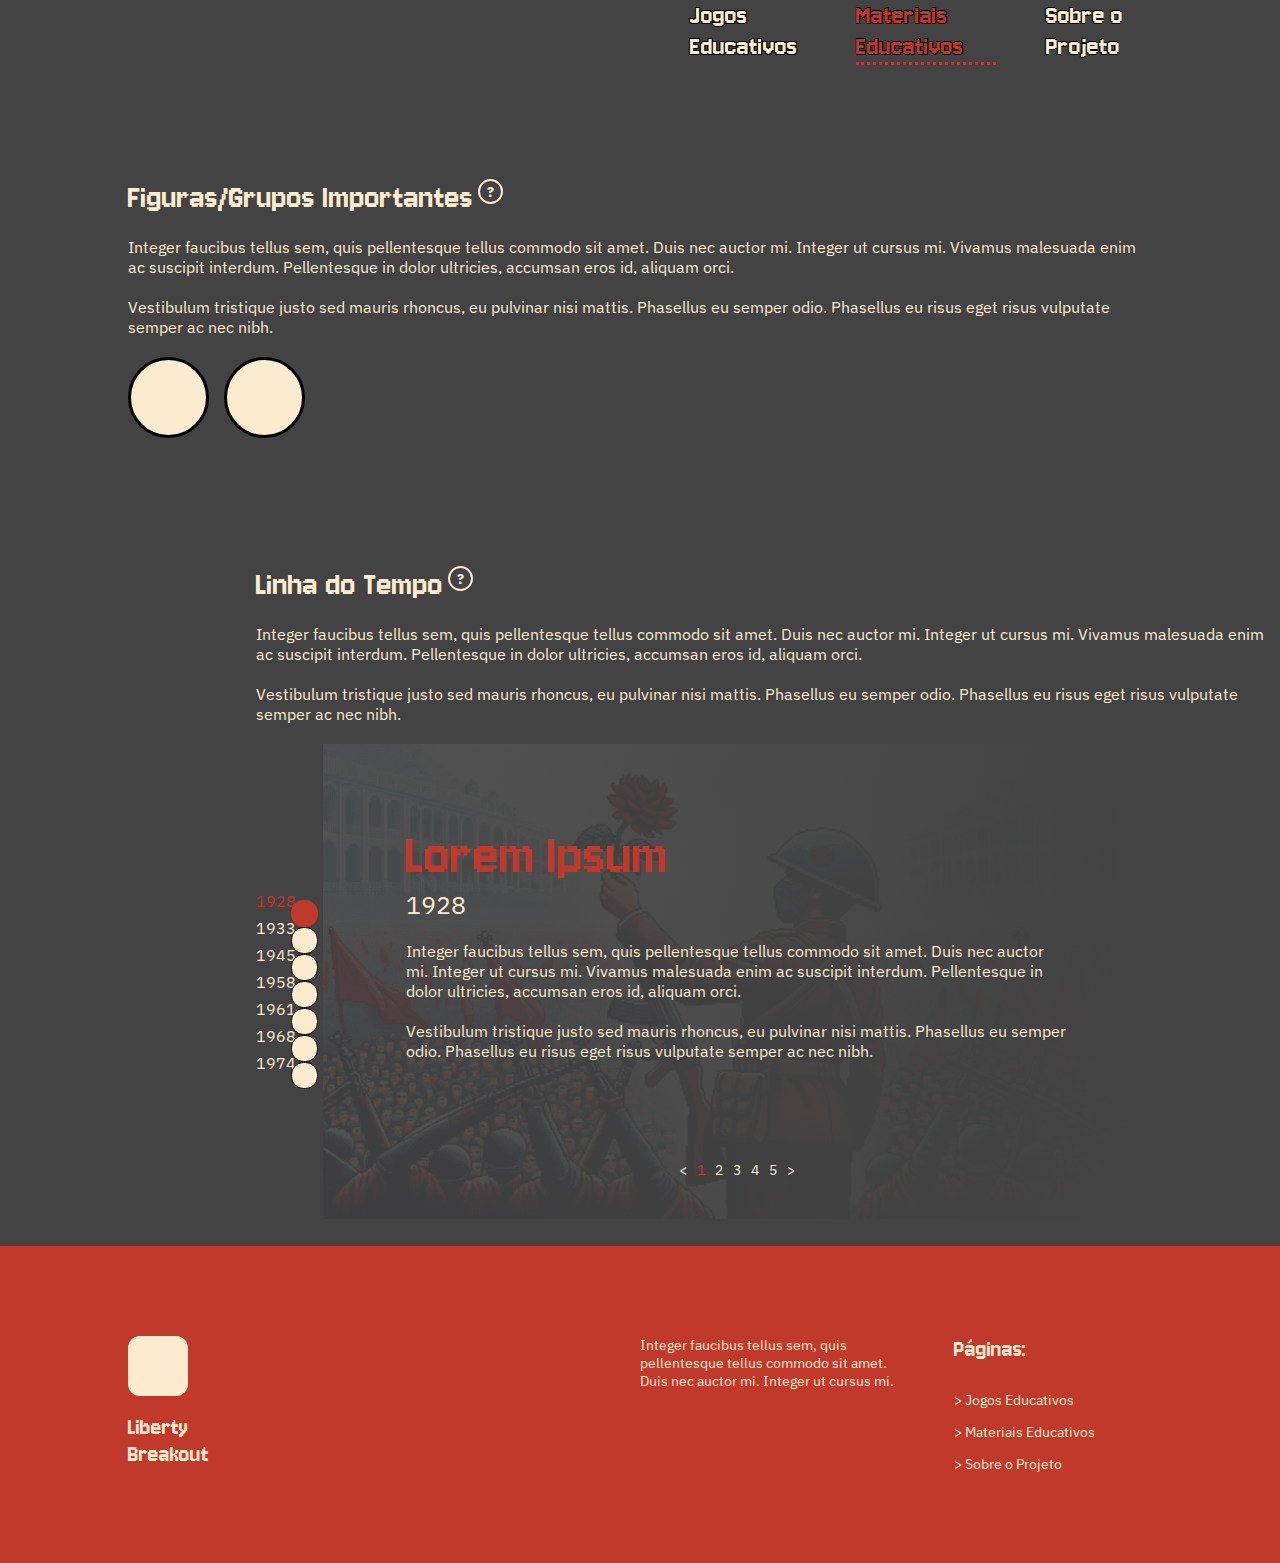
<file: html/MateriaisEducativos.html>
<!DOCTYPE html>
<html lang="en">
<head>
    <meta charset="UTF-8">
    <meta name="viewport" content="width=device-width, initial-scale=1.0">
    <title>Jogos Educativos</title>

    <!-- CSS -->
    <link rel="stylesheet" type="text/css" href="../style/style.css">
    <link rel="stylesheet" type="text/css" href="../style/structuring.css">
    <link rel="stylesheet" type="text/css" href="../style/mediaqueries/everyPage.css">
    <link rel="stylesheet" type="text/css" href="../style/mediaqueries/materiaisEducativos.css">

    <!-- font JERSEY -->
    <link rel="preconnect" href="https://fonts.googleapis.com">
    <link rel="preconnect" href="https://fonts.gstatic.com" crossorigin>
    <link href="https://fonts.googleapis.com/css2?family=IBM+Plex+Sans:ital,wght@0,100..700;1,100..700&family=Jersey+10&display=swap" rel="stylesheet">
</head>
<body class="bgGrey">
    <!-- NAVBAR -->
    <nav id="navbar" class="pa00 w100 dflex jcc">
        <div id="navbarContent" class="dflex">
            <div id="logo" class="w50">
            </div>
    
            <div id="links" class="dflex fdr jcsb w50">
                <a href="JogosEducativos.html" class="btnNavbar">
                    <p class="m0 jersey beige fontOutline navlinkInactive">Jogos Educativos</p>
                </a>
                <a href="MateriaisEducativos.html" class="btnNavbar">
                    <p class="m0 jersey beige fontOutline navlinkActive">Materiais Educativos</p>
                </a>
                <a href="SobreProjeto.html" class="btnNavbar">
                    <p class="m0 jersey beige fontOutline navlinkInactive">Sobre o Projeto</p>
                </a>
            </div>
        </div>
    </nav>

    <!-- FIGURAS/GRUPOS IMPORTANTES -->
    <div id="figuresContent" class="dflex fdc aic">
        <div class="w80">
            <!-- INFO BUTTON -->
            <div class="dflex fdr">
                <p class="m0 p0 jersey beige fontSubtitleSize">Figuras/Grupos Importantes</p>
                <span class="infoBtn dflex jcc aic">
                    <p class="m0 p0 IBM beige">?</p>
                </span>
            </div>

            <p id="figuresTxt" class="m0 IBM beige fontNormalSize">
                Integer faucibus tellus sem, quis pellentesque tellus commodo sit amet. Duis nec auctor mi. Integer ut cursus mi. Vivamus malesuada enim ac suscipit interdum. Pellentesque in dolor ultricies, accumsan eros id, aliquam orci.
                <br><br>
                Vestibulum tristique justo sed mauris rhoncus, eu pulvinar nisi mattis. Phasellus eu semper odio. Phasellus eu risus eget risus vulputate semper ac nec nibh.
            </p>

            <div id="figuresImgDiv" class="w100 dflex fdr">
                <a class="bgBeige">
                    <!-- figure image -->
                </a>
                <a class="bgBeige">
                    <!-- figure image -->
                </a>
            </div>
        </div>
    </div>

    <!-- LINHA DO TEMPO -->
    <div id="timelineContent" class="dflex fdc aic">
        <div class="w80">
            <!-- INFO BUTTON -->
            <div class="dflex fdr">
                <p class="m0 p0 jersey beige fontSubtitleSize">Linha do Tempo</p>
                <span class="infoBtn dflex jcc aic">
                    <p class="m0 p0 IBM beige">?</p>
                </span>
            </div>

            <p id="timelineIntro" class="m0 IBM beige fontNormalSize">
                Integer faucibus tellus sem, quis pellentesque tellus commodo sit amet. Duis nec auctor mi. Integer ut cursus mi. Vivamus malesuada enim ac suscipit interdum. Pellentesque in dolor ultricies, accumsan eros id, aliquam orci.
                <br><br>
                Vestibulum tristique justo sed mauris rhoncus, eu pulvinar nisi mattis. Phasellus eu semper odio. Phasellus eu risus eget risus vulputate semper ac nec nibh.
            </p>

            <!-- TIMELINE -->
            <div class="dflex fdr aic">
                <!-- years + vertical line -->
                <div id="yearsBarContent" class="dflex fdr">
                    
                    <div id="ballYears" class="dflex fdc">
                        <div id="yearsBarFilledDefault"></div>

                        <div id="ballYearsResponsive">
                            <!-- ball 1928 -->
                            <div id="ballYear" class="dflex fdr aic">
                                <p class="m0 p0 IBM fontNormalSize red">1928</p>
                                <div class="timelineBall activeBall"></div>
                            </div>
    
                            <!-- ball 1933 -->
                            <div id="ballYear" class="ballYear dflex fdcr">
                                <div class="dflex fdr aic">
                                    <p class="m0 p0 IBM fontNormalSize beige">1933</p>
                                    <div class="timelineBall inactiveBall"></div>
                                </div>
                            </div>
    
                            <!-- ball 1945 -->
                            <div id="ballYear" class="ballYear dflex fdcr">
                                <div class="dflex fdr aic">
                                    <p class="m0 p0 IBM fontNormalSize beige">1945</p>
                                    <div class="timelineBall inactiveBall"></div>
                                </div>
                            </div>
    
                            <!-- ball 1958 -->
                            <div id="ballYear" class="ballYear dflex fdcr">
                                <div class="dflex fdr aic">
                                    <p class="m0 p0 IBM fontNormalSize beige">1958</p>
                                    <div class="timelineBall inactiveBall"></div>
                                </div>
                            </div>
    
                            <!-- ball 1961 -->
                            <div id="ballYear" class="ballYear dflex fdcr">
                                <div class="dflex fdr aic">
                                    <p class="m0 p0 IBM fontNormalSize beige">1961</p>
                                    <div class="timelineBall inactiveBall"></div>
                                </div>
                            </div>
    
                            <!-- ball 1968 -->
                            <div id="ballYear" class="ballYear dflex fdcr">
                                <div class="dflex fdr aic">
                                    <p class="m0 p0 IBM fontNormalSize beige">1968</p>
                                    <div class="timelineBall inactiveBall"></div>
                                </div>
                            </div>
    
                            <!-- ball 1974 -->
                            <div id="ballYear" class="ballYear dflex fdcr">
                                <div class="dflex fdr aic">
                                    <p class="m0 p0 IBM fontNormalSize beige">1974</p>
                                    <div class="timelineBall inactiveBall"></div>
                                </div>
                            </div>
                        </div>
                    </div>

                    <div id="yearsBar" class="bgBeige">
                        <!-- this div is the vertical beige bar -->

                        <div id="yearsBarFilledDefault" class="bgRed"></div>

                        <!-- divs with vertical progressive bar corresponding to the years -->
                        <div id="yearsBarResponsive" class="dflex fdc aic">
                            <div id="yearsBarFilled1" class="yearsBarFilled"><!-- 1933 --></div>
                            <div id="yearsBarFilled2" class="yearsBarFilled"><!-- 1945 --></div>
                            <div id="yearsBarFilled3" class="yearsBarFilled"><!-- 1958 --></div>
                            <div id="yearsBarFilled4" class="yearsBarFilled"><!-- 1961 --></div>
                            <div id="yearsBarFilled5" class="yearsBarFilled"><!-- 1968 --></div>
                            <div id="yearsBarFilled6" class="yearsBarFilled"><!-- 1974 --></div>
                        </div>
                    </div>
                </div>

                <!-- respective year info content -->
                <div id="timelineDescriptionBg">
                    <div id="timelineDescription" class="dflex fdc aic jcsb">
                        <div>
                            <p id="timelineTxtTitle" class="m0 p0 jersey fontTitleSize red">Lorem Ipsum</p>
                            <p id="timelineTxtYear" class="m0 p0 IBM fontSubtitleSize2 beige">1928</p>
    
                            <p id="timelineTxt" class="m0 IBM beige fontNormalSize">
                                Integer faucibus tellus sem, quis pellentesque tellus commodo sit amet. Duis nec auctor mi. Integer ut cursus mi. Vivamus malesuada enim ac suscipit interdum. Pellentesque in dolor ultricies, accumsan eros id, aliquam orci.
                                <br><br>
                                Vestibulum tristique justo sed mauris rhoncus, eu pulvinar nisi mattis. Phasellus eu semper odio. Phasellus eu risus eget risus vulputate semper ac nec nibh.
                            </p>
                        </div>
    
                        <div id="timelineDescriptionPages" class="dflex fdr jcc">
                            <p id="pagesLeft" class="m0 p0 IBM fontNormalSize2 beige"><</p>
                            <p id="pages1" class="m0 p0 IBM fontNormalSize2 red">1</p>
                            <p id="pages2" class="m0 p0 IBM fontNormalSize2 beige">2</p>
                            <p id="pages3" class="m0 p0 IBM fontNormalSize2 beige">3</p>
                            <p id="pages4" class="m0 p0 IBM fontNormalSize2 beige">4</p>
                            <p id="pages5" class="m0 p0 IBM fontNormalSize2 beige">5</p>
                            <p id="pagesRight" class="m0 p0 IBM fontNormalSize2 beige">></p>
                        </div>
                    </div>
                </div>
            </div>
        </div>
    </div>

    <!-- FOOTER -->
    <footer class="dflex jcc bgRed">
        <div id="footer">
            <div id="footerLeft">
                <div id="footerImg" class="bgBeige">

                </div><br>
                <p class="m0 jersey beige fontSubtitleSize2">Liberty <br> Breakout</p>
            </div>

            <div id="footerMiddleRight">
                <p class="m0 IBM beige fontNormalSize2">
                    Integer faucibus tellus sem, quis pellentesque tellus commodo sit amet. Duis nec auctor mi. Integer ut cursus mi.
                </p>
            </div>

            <div id="footerRight" class="dflex fdc jcc aic">
                <div>
                    <p id="footerLinkTitle" class="m0 jersey beige fontSubtitleSize2">
                        Páginas:
                    </p>
                    
                    <div>
                        <!-- Jogos Educativos -->
                        <a href="#">
                            <p class="m0 IBM beige fontNormalSize2">> Jogos Educativos</p>
                        </a>
                        <!-- Materiais Educativos -->
                        <a href="#">
                            <p id="footerLink" class="m0 IBM beige fontNormalSize2">> Materiais Educativos</p>
                        </a>
                        <!-- Sobre o Projeto -->
                        <a href="#">
                            <p class="m0 IBM beige fontNormalSize2">> Sobre o Projeto</p>
                        </a>
                    </div>
                </div>
            </div>
        </div>
    </footer>
</body>
</html>
</file>
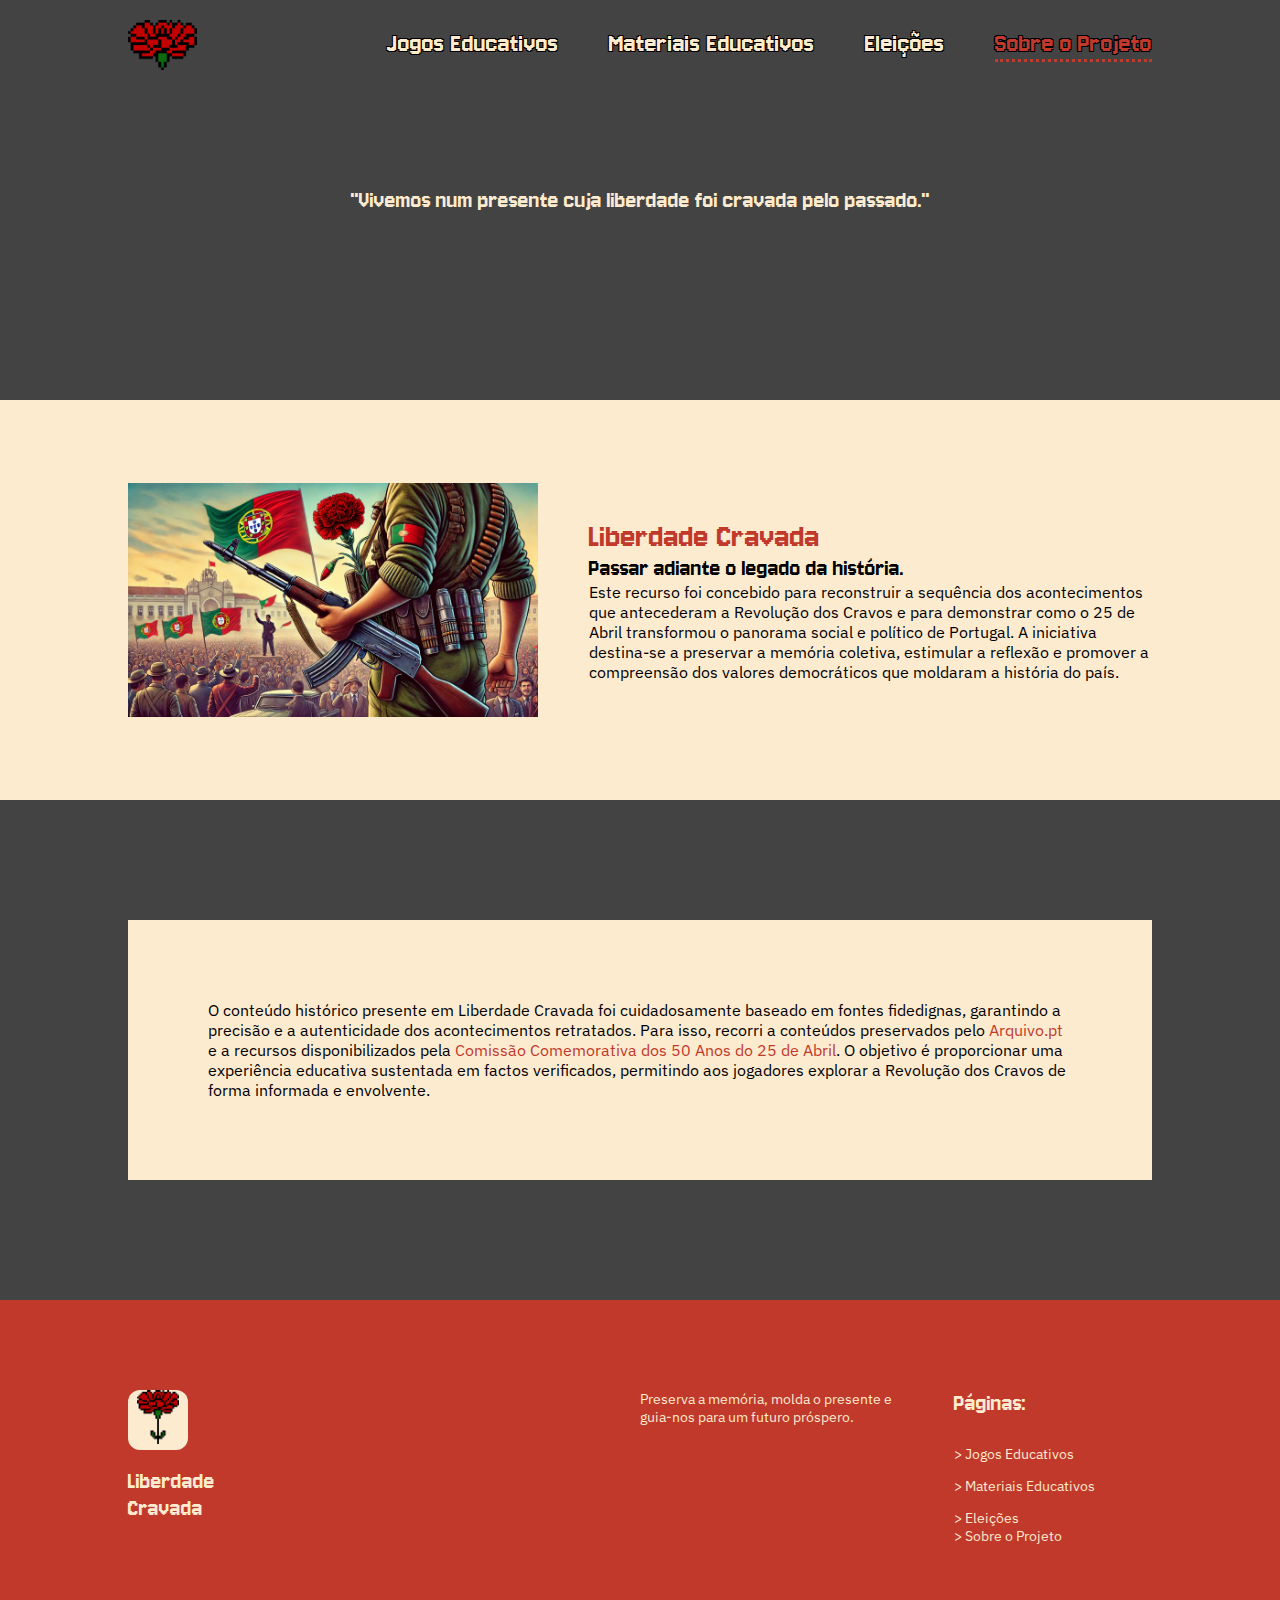
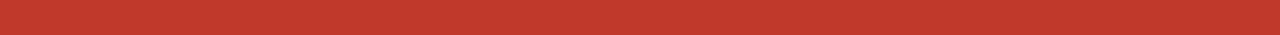
<file: html/SobreProjeto.html>
<!DOCTYPE html>
<html lang="en">
<head>
    <meta charset="UTF-8">
    <meta name="viewport" content="width=device-width, initial-scale=1.0">
    <title>Sobre o Projeto</title>
    <link rel="icon" type="image/x-icon" href="../images/website/iconography/cravo_logo.png">

    <!-- CSS -->
    <link rel="stylesheet" type="text/css" href="../style/style.css">
    <link rel="stylesheet" type="text/css" href="../style/structuring.css">
    <link rel="stylesheet" type="text/css" href="../style/mediaqueries/everyPage.css">
    <link rel="stylesheet" type="text/css" href="../style/mediaqueries/sobreProjeto.css">

    <!-- font JERSEY -->
    <link rel="preconnect" href="https://fonts.googleapis.com">
    <link rel="preconnect" href="https://fonts.gstatic.com" crossorigin>
    <link href="https://fonts.googleapis.com/css2?family=IBM+Plex+Sans:ital,wght@0,100..700;1,100..700&family=Jersey+10&display=swap" rel="stylesheet">
</head>
<body class="bgGrey">
    <!-- NAVBAR -->
    <nav id="navbar" class="pa00 w100 dflex jcc">
        <div id="navbarContent" class="dflex jcsb aic">
            <a id="logo" href="../index.html">
                <img src="../images/website/iconography/cravo_logo.png" height="100%">
            </a>
    
            <div id="links" class="dflex fdr jcsb">
                <a href="JogosEducativos.html" class="btnNavbar">
                    <p class="m0 jersey beige fontOutline navlinkInactive">Jogos Educativos</p>
                </a>
                <a href="MateriaisEducativos.html" class="btnNavbar">
                    <p class="m0 jersey beige fontOutline navlinkInactive">Materiais Educativos</p>
                </a>
                <a href="EleicoesPosRevolucao.html" class="btnNavbar">
                    <p class="m0 jersey beige fontOutline navlinkInactive">Eleições</p>
                </a>
                <a href="SobreProjeto.html" class="btnNavbar">
                    <p class="m0 jersey beige fontOutline navlinkActive">Sobre o Projeto</p>
                </a>
            </div>
        
            <!-- menu hamburger -->
            <div id="iconHamburger">
                <img src="../images/website/iconography/hamburger_menu.png" height="100%">
            </div>
        </div>
    </nav>

    <!-- HAMBURGER MENU -->
    <div id="menuHamburgerBg"></div>
    <nav aria-label="secundary" id="menuHamburger" class="bgBeige">
        <div class="dflex fdrr">
            <button id="btnCloseHamburger">
                <img src="../images/website/iconography/close.png" height="30vh" alt="button that closes side hamburger bar">
            </button>
        </div>

        <ul class="hamburger-sidebar-navigation">
            <li>
                <a role="menuitem" href="JogosEducativos.html">
                    <p class="m0 jersey grey navlinkInactiveHamburger">Jogos Educativos</p>
                </a>
            </li>
            <li>
                <a role="menuitem" href="MateriaisEducativos.html">
                    <p class="m0 jersey grey navlinkInactiveHamburger">Materiais Educativos</p>
                </a>
            </li>
            <li>
                <a role="menuitem" href="EleicoesPosRevolucao.html">
                    <p class="m0 jersey grey navlinkInactiveHamburger">Eleições</p>
                </a>
            </li>
            <li>
                <a role="menuitem" href="SobreProjeto.html">
                    <p class="m0 jersey red navlinkActive">Sobre o Projeto</p>
                </a>
            </li>
        </ul>
    </nav>

    <!-- first section -->
    <div id="firstSection" class="dflex jcc aic sectionsHeight">
        <p class="m0 jersey fontSubtitleSize2 beige">"Vivemos num presente cuja liberdade foi cravada pelo passado."</p>
    </div>

    <!-- second section -->
    <div id="secondSection" class="dflex jcc aic bgBeige">
        <div id="secondContent" class="mainWidth">
            <img src="../images/website/images/pgPrincipal1_uncropped.jpg">

            <div id="secondSectionTxt" class="dflex fdc">
                <span class="dflex fdr">
                    <p class="m0 jersey fontSubtitleSize red">Liberdade Cravada</p>
                </span>
                <p class="m0 jersey fontSubtitleSize2">Passar adiante o legado da história.</p>
                <p class="m0 IBM fontNormalSize">
                    Este recurso foi concebido para reconstruir a sequência dos acontecimentos que antecederam a Revolução dos Cravos e para demonstrar como o 25 de Abril transformou o panorama social e político de Portugal. A iniciativa destina-se a preservar a memória coletiva, estimular a reflexão e promover a compreensão dos valores democráticos que moldaram a história do país.
                </p>
            </div>
        </div>
    </div>

    <!-- third section -->
    <div id="thirdSection" class="dflex jcc aic sectionsHeight">
        <div class="mainWidth bgBeige">
            <p id="contentCreditsTxt" class="m0 IBM fontNormalSize">
                O conteúdo histórico presente em Liberdade Cravada foi cuidadosamente baseado em fontes fidedignas, garantindo a precisão e a autenticidade dos acontecimentos retratados. Para isso, recorri a conteúdos preservados pelo <a href="https://arquivo.pt" class="red">Arquivo.pt</a> e a recursos disponibilizados pela <a href="https://50anos25abril.pt" class="red">Comissão Comemorativa dos 50 Anos do 25 de Abril</a>. O objetivo é proporcionar uma experiência educativa sustentada em factos verificados, permitindo aos jogadores explorar a Revolução dos Cravos de forma informada e envolvente.
            </p>
        </div>
    </div>

    <!-- FOOTER -->
    <footer class="dflex jcc bgRed">
        <div id="footer">
            <div id="footerLeft">
                <a href="../index.html" id="footerImg" class="bgBeige dflex jcc aie">
                    <img src="../images/website/iconography/cravo_cropped.png" height="90%" alt="">
                </a><br>
                <p class="m0 jersey beige fontSubtitleSize2">Liberdade <br> Cravada</p>
            </div>

            <div id="footerMiddleRight">
                <p class="m0 IBM beige fontNormalSize2">
                    Preserva a memória, molda o presente e guia-nos para um futuro próspero.
                </p>
            </div>

            <div id="footerRight" class="dflex fdc jcc aic">
                <div>
                    <p id="footerLinkTitle" class="m0 jersey beige fontSubtitleSize2">
                        Páginas:
                    </p>
                    
                    <div>
                        <!-- Jogos Educativos -->
                        <a href="JogosEducativos.html">
                            <p class="m0 IBM beige fontNormalSize2">> Jogos Educativos</p>
                        </a>
                        <!-- Materiais Educativos -->
                        <a href="MateriaisEducativos.html">
                            <p id="footerLink" class="m0 IBM beige fontNormalSize2">> Materiais Educativos</p>
                        </a>
                        <a href="EleicoesPosRevolucao.html">
                            <p class="m0 IBM beige fontNormalSize2">> Eleições</p>
                        </a>
                        <!-- Sobre o Projeto -->
                        <a href="SobreProjeto.html">
                            <p id="footerLink2" class="m0 IBM beige fontNormalSize2">> Sobre o Projeto</p>
                        </a>
                    </div>
                </div>
            </div>
        </div>
    </footer>

    <script src="../javascript/everyPage.js"></script>
</body>
</html>
</file>
<file: style/style.css>
body {
    padding: 0px;
    margin: 0px;
    overflow-x: hidden;
}

/** FONTS */
.jersey {
    font-family: "Jersey 10", serif;
    font-weight: 400;
    font-style: normal;      
} .IBM {
    font-family: "IBM Plex Sans", serif;
    font-optical-sizing: auto;
    font-weight: 400;
    font-style: normal;
    font-variation-settings:"wdth" 100;
}

/** COLORS */
.grey {
    color: #434343;
} .bgGrey {
    background-color: #434343;
}

.beige {
    color: #FDEBD0
} .bgBeige {
    background-color: #FDEBD0;
}

.red {
    color: #C0392B;
} .bgRed {
    background-color: #C0392B;
}

.imgBlur {
    filter: blur(5px);
}


/** NAVBAR */
a {
    text-decoration: none;
} .navlinkInactive {
    border-bottom: dotted #fdebd000;
} .navlinkInactive:hover {
    border-bottom: dotted #FDEBD0;
} .navlinkActive {
    color: #C0392B;
    border-bottom: dotted #C0392B;
}

#navbar {
    z-index: 1;
}

/** BUTTONS */
.infoBtn {
    border: solid #FDEBD0;
    border-radius: 100px;

    /*any position/margin/padding related CSS in the "everyPage.css"*/
}

#section1 {
    position: relative;
}
</file>
<file: style/structuring.css>
/** CSS for structuring */
.w50 {
    width: 50%;
} .w80 {
    width: 80%;
} .w100 {
    width: 100%;
}

.m0 {
    margin: 0px;
} .p0 {
    padding: 0px;
}

.pa00 {
    position: absolute;
    left: 0px;
    top: 0px;
}

.dflex {
    display: flex;
} .dif {
    display: inline-flex;
} .dib {
    display: inline-block;
}
  
.fdc {
    flex-direction: column;
} .fdr {
    flex-direction: row;
} .fdcr {
    flex-direction: column-reverse;
} .fdrr {
    flex-direction: row-reverse;
}
  
.jcc {
    justify-content: center;
} .jcsa {
    justify-content: space-around;
} .jcsb {
    justify-content: space-between;
}
  
.aic {
    align-items: center;
}
</file>
<file: style/mediaqueries/everyPage.css>
/** mobile */
@media screen and (min-width: 320px) {
    
}

/** tablet vertical portrait */
@media screen and (min-width: 768px) {
    .fontNormalSize {
        font-size: 16px; /* 20 */
    } .fontTitleSize {
        font-size: 60px; /* 80 */
    } .fontSubtitleSize {
        font-size: 35px; /* 50 */
    } .fontSubtitleSize2 {
        font-size: 25px; /* 35 */
    } .fontNormalSize2 {
        font-size: 14px; /* 18 */
    }
    
    .fontOutline {
        text-shadow: -0.7px -1px 0 #000, 0.7px -1px 0 #000, -0.7px 1px 0 #000, 0.7px 1px 0 #000;
    } .fontOutlineBig {
        text-shadow: -1px -1px 0 #000, 1px -1px 0 #000, -1px 1px 0 #000, 1px 1px 0 #000;
    } .fontOutlineSmall {
        text-shadow: -0.5px -1px 0 #000, 0.5px -1px 0 #000, -0.5px 1px 0 #000, 0.5px 1px 0 #000;
    }

    /** MARGIN DIV*/
    .margin {
        margin-left: 10%;
        margin-right: 10%;
    } .mainWidth {
        width: 80%;
    }

    /** NAVBAR */
    #navbarContent {
        width: 80%;
        height: 90px;
    } #logo {
        height: 55%;
    } #links {
        display: none;
    } #links a {
        margin-left: 50px;
    } #links a p {
        font-size: 28px;
    }

    /** NAVBAR HAMBURGER */
    #iconHamburger {
        display: flex;
        height: 35%;
    } #menuHamburgerBg {
        display: none;
        z-index: 2;
        
        position: absolute;
        top: 0px;
        left: 0px;

        background-color: #0000002c;
        width: 100%;
        height: 100vh;
    } #menuHamburger {
        z-index: 2;

        position: absolute;
        top: 0%;
        right: -45%;

        height: 100vh;
        width: 45%;
        
        transition: all 0.2s ease-in-out;
    } #menuHamburger div img {
        margin-top: 35px;
        margin-right: 35px;
    } .hamburger-sidebar-navigation {
        margin-top: 15vh;
    } .hamburger-sidebar-navigation li {
        list-style: none;
        margin-bottom: 20%;
    } .hamburger-sidebar-navigation p {
        font-size: 32px;
        /* color: #000; */
        display: inline-block;
    } #btnCloseHamburger {
        background-color: #00000000;
        border-width: 0px;
        margin: 0;
        padding: 0;
    }
    
    /** BUTTONS */
    .btnStart {
        border-radius: 15px; /* 20 */
        height: 72px; /* 100 */
        width: 180px; /* 250 */
        padding-left: 12px; /* 20 */
        padding-right: 12px; /* 20 */
    } .btnStart p {
        /* width: 70%; */

        font-size: 28px; /* 40 */

        padding-top: 5%;
        padding-bottom: 5%;
    } #btnStartImg {
        width: 25%;
        height: 100%;
        transform: translateY(-30%);
        /* overflow: visible; */
    } #btnStartImg img {
        object-fit: contain;
        object-position: 0% 250%;
    } .btnStart:hover img {
        animation: ease slideUp 1s forwards;
    }

    @keyframes slideUp {
        0% {
            object-position: 0% 270%;
        }
        100% {
            object-position: 0% 100%;
        }
    }

    .infoBtn {
        border-width: 2px;

        width: 15px;
        height: 15px;

        margin-left: 5px;
        padding: 3px;
    } .infoBtn p {
        font-size: 14px;
        font-weight: bold;
    }

    /** FOOTER */
    #footer {
        width: 80%;
        padding-top: 7%;
        padding-bottom: 7%;
        
        display: grid;
        grid-template-columns: 25% 25% 25% 25%;
    } #footerLeft {
        grid-column-start: 1;
    } #footerImg {
        width: 60px; /* 80 */
        height: 60px; /* 80 */
        border-radius: 12px; /* 20 */
    } #footerMiddleRight {
        grid-column-start: 3;
    } #footerRight {
        grid-column-start: 4;
    } #footerLinkTitle {
        margin-bottom: 20%;
    } #footerLink {
        margin-top: 10%;
        margin-bottom: 10%;
    }  
}

/** desktop screen */
@media screen and (min-width: 1024px) {
    .fontNormalSize {
        font-size: 16px; /* 20 */
    } .fontTitleSize {
        font-size: 60px; /* 80 */
    } .fontSubtitleSize {
        font-size: 35px; /* 50 */
    } .fontSubtitleSize2 {
        font-size: 25px; /* 35 */
    } .fontNormalSize2 {
        font-size: 14px; /* 18 */
    }
    
    .fontOutline {
        text-shadow: -0.7px -1px 0 #000, 0.7px -1px 0 #000, -0.7px 1px 0 #000, 0.7px 1px 0 #000;
    } .fontOutlineBig {
        text-shadow: -1px -1px 0 #000, 1px -1px 0 #000, -1px 1px 0 #000, 1px 1px 0 #000;
    } .fontOutlineSmall {
        text-shadow: -0.5px -1px 0 #000, 0.5px -1px 0 #000, -0.5px 1px 0 #000, 0.5px 1px 0 #000;
    }

    /** MARGIN DIV*/
    .margin {
        margin-left: 10%;
        margin-right: 10%;
    } .mainWidth {
        width: 80%;
    }

    /** NAVBAR */
    #navbarContent {
        width: 80%;
        height: 90px;
    } #logo {
        height: 55%;
    } #links {
        display: flex;
    } #links a {
        margin-left: 50px;
    } #links a p {
        font-size: 28px;
    }

    /** NAVBAR HAMBURGER */
    #menuHamburgerBg {
        display: none;
    } #menuHamburger {
        display: none;
    } #iconHamburger {
        display: none;
    }
    
    /** BUTTONS */
    .btnStart {
        border-radius: 15px; /* 20 */
        height: 72px; /* 100 */
        width: 180px; /* 250 */
        padding-left: 12px; /* 20 */
        padding-right: 12px; /* 20 */
    } .btnStart p {
        /* width: 70%; */

        font-size: 28px; /* 40 */

        padding-top: 5%;
        padding-bottom: 5%;
    } #btnStartImg {
        width: 25%;
        height: 100%;
        transform: translateY(-30%);
        /* overflow: visible; */
    } #btnStartImg img {
        object-fit: contain;
        object-position: 0% 250%;
    } .btnStart:hover img {
        animation: ease slideUp 1s forwards;
    }

    @keyframes slideUp {
        0% {
            object-position: 0% 270%;
        }
        100% {
            object-position: 0% 100%;
        }
    }

    .infoBtn {
        border-width: 2px;

        width: 15px;
        height: 15px;

        margin-left: 5px;
        padding: 3px;
    } .infoBtn p {
        font-size: 14px;
        font-weight: bold;
    }

    /** FOOTER */
    #footer {
        width: 80%;
        padding-top: 7%;
        padding-bottom: 7%;
        
        display: grid;
        grid-template-columns: 25% 25% 25% 25%;
    } #footerLeft {
        grid-column-start: 1;
    } #footerImg {
        width: 60px; /* 80 */
        height: 60px; /* 80 */
        border-radius: 12px; /* 20 */
    } #footerMiddleRight {
        grid-column-start: 3;
    } #footerRight {
        grid-column-start: 4;
    } #footerLinkTitle {
        margin-bottom: 20%;
    } #footerLink {
        margin-top: 10%;
        margin-bottom: 10%;
    }
}

/** bigger desktop screen */
@media screen and (min-width: 1370px) {
    .fontNormalSize {
        font-size: 20px;
    } .fontTitleSize {
        font-size: 80px;
    } .fontSubtitleSize {
        font-size: 50px;
    } .fontSubtitleSize2 {
        font-size: 35px;
    } .fontNormalSize2 {
        font-size: 18px;
    }
    
    .fontOutline {
        text-shadow: -0.7px -1px 0 #000, 0.7px -1px 0 #000, -0.7px 1px 0 #000, 0.7px 1px 0 #000;
    } .fontOutlineBig {
        text-shadow: -1px -1px 0 #000, 1px -1px 0 #000, -1px 1px 0 #000, 1px 1px 0 #000;
    } .fontOutlineSmall {
        text-shadow: -0.5px -1px 0 #000, 0.5px -1px 0 #000, -0.5px 1px 0 #000, 0.5px 1px 0 #000;
    }

    /** MARGIN DIV*/
    .margin {
        margin-left: 10%;
        margin-right: 10%;
    } .mainWidth {
        width: 80%;
    }

    /** NAVBAR */
    #navbarContent {
        width: 80%;
        height: 90px;
    } #logo {
        height: 70%;
    } #links {
        display: flex;
    } #links a {
        margin-left: 50px;
    } #links a p {
        font-size: 34px;
    }

    /** NAVBAR HAMBURGER */
    #menuHamburgerBg {
        display: none;
    } #menuHamburger {
        display: none;
    } #iconHamburger {
        display: none;
    }
    
    /** BUTTONS */
    .btnStart {
        border-radius: 20px;
        height: 100px;
        width: 250px;
        padding-left: 20px;
        padding-right: 20px;
    } .btnStart p {
        /* width: 70%; */

        font-size: 40px;

        padding-top: 5%;
        padding-bottom: 5%;
    } #btnStartImg {
        width: 25%;
        height: 100%;
        transform: translateY(-30%);
        /* overflow: visible; */
    } #btnStartImg img {
        object-fit: contain;
        object-position: 0% 250%;
    } .btnStart:hover img {
        animation: ease slideUp 1s forwards;
    }

    @keyframes slideUp {
        0% {
            object-position: 0% 270%;
        }
        100% {
            object-position: 0% 100%;
        }
    }

    .infoBtn {
        border-width: 2px;

        width: 15px;
        height: 15px;

        margin-left: 5px;
        padding: 3px;
    } .infoBtn p {
        font-size: 14px;
        font-weight: bold;
    }

    /** FOOTER */
    #footer {
        width: 80%;
        padding-top: 7%;
        padding-bottom: 7%;
        
        display: grid;
        grid-template-columns: 25% 25% 25% 25%;
    } #footerLeft {
        grid-column-start: 1;
    } #footerImg {
        width: 80px;
        height: 80px;
        border-radius: 20px;
    } #footerMiddleRight {
        grid-column-start: 3;
    } #footerRight {
        grid-column-start: 4;
    } #footerLinkTitle {
        margin-bottom: 20%;
    } #footerLink {
        margin-top: 10%;
        margin-bottom: 10%;
    }
}
</file>
<file: style/mediaqueries/mainpage.css>
/** mobile */
@media screen and (min-width: 320px) and (max-width: 767px)  {
    /** SECTION 1 */
    #section1 {
        height: 620px; /* 700 */
        background-image: url("../../images/website/images/pgPrincipal1_Vertical_blurred.jpg");
        background-position: 0% 20%;
        background-color: rgba(0,0,0,0.25);
        background-blend-mode: darken;
        background-size: cover;
    } #section1Content {
        display: flex;
        flex-direction: column;
        align-items: center;
        justify-content: center;
    } #mainTitle {
        display: none;
    } #mainTitleVertical {
        display: flex;
        text-align: center;
        font-size: 40px; /* 100 */
        line-height: 70%;
    } #mainTxt {
        text-align: center;

        width: 50%;
        margin-top: 2.5%;
        /* margin-bottom: 2.5%; */
    }

    /** SECTION TIMER / DIVIDING PART */
    #sectionTimer {
        height: 10px; /* 15 */
        width: 100%;
    } #boxTimer {
        position: relative;
        top: -60px; /* -height_boxTimer/2 + height_sectionTimer/2 */ /* -102.5 */

        height: 130px; /* 220 */
        width: 60%;

        border-radius: 25px; /* 40 */
    }

    /** SECTION 2 */
    #section2 {
        padding-top: 30%; /* 10 */
        padding-bottom: 30%; /* 10 */
    } #section2Content {
        display: flex;
        flex-direction: column-reverse;

        width: 80%;
        padding-top: 2%;
        padding-bottom: 2%;
    } #section2Txt {
        display: flex;
        align-items: center;
        width: 100%;
        text-wrap: pretty;
    } #section2Txt a {
        margin-top: 20px;
    } #section2Img {
        width: 100%;
        height: 200px;
        object-fit: cover;
        object-position: 0% 10%;
        overflow: hidden;
        margin-bottom: 20px;
    }

    /** SECTION 3 */
    #section3 {
        padding-top: 15%; /* half of section2's padding */
        padding-bottom: 15%; /* half of section2's padding */
    } #section3Content {
        width: 80%;
        padding-top: 2%;
        padding-bottom: 2%;
    } #section3Images {
        width: 100%;
        height: 270px; /* 500 */
        padding-top: 5%;
        padding-bottom: 5%;
    } #section3Img1 {
        display: none;
    } #section3Img2 {
        height: 100%;
        width: 100%;
        object-position: 0% 0%;

        background-image: url("https://postal.pt/wp-content/uploads/2023/04/25-de-Abril-3.jpg");
        background-size: cover;
        background-repeat: no-repeat;
    } #section3Img3 {
        display: none;
    }
}

/** tablet vertical portrait */
@media screen and (min-width: 768px) and (max-width: 1023px) {
    /** SECTION 1 */
    #section1 {
        height: 850px; /* 700 */
        background-image: url("../../images/website/images/pgPrincipal1_Vertical_blurred.jpg");
        background-position: 0% 20%;
        background-color: rgba(0,0,0,0.25);
        background-blend-mode: darken;
        background-size: cover;
    } #section1Content {
        display: flex;
        flex-direction: column;
        align-items: center;
        justify-content: center;
    } #mainTitle {
        display: none;
    } #mainTitleVertical {
        display: flex;
        text-align: center;
        font-size: 80px; /* 100 */
        line-height: 70%;
    } #mainTxt {
        text-align: center;

        width: 50%;
        margin-top: 2.5%;
        margin-bottom: 2.5%;
    }

    /** SECTION TIMER / DIVIDING PART */
    #sectionTimer {
        height: 15px; /* 15 */
        width: 100%;
    } #boxTimer {
        position: relative;
        top: -82.5px; /* -height_boxTimer/2 + height_sectionTimer/2 */ /* -102.5 */

        height: 180px; /* 220 */
        width: 50%;

        border-radius: 30px; /* 40 */
    }

    /** SECTION 2 */
    #section2 {
        padding-top: 20%; /* 10 */
        padding-bottom: 20%; /* 10 */
    } #section2Content {
        display: flex;
        flex-direction: column-reverse;

        width: 80%;
        padding-top: 2%;
        padding-bottom: 2%;
    } #section2Txt {
        display: flex;
        align-items: center;
        width: 100%;
        text-wrap: pretty;
    } #section2Txt a {
        margin-top: 20px;
    } #section2Img {
        width: 100%;
        height: 200px;
        object-fit: cover;
        object-position: 0% 10%;
        overflow: hidden;
        margin-bottom: 20px;
    }

    /** SECTION 3 */
    #section3 {
        padding-top: 6%; /* half of section2's padding */
        padding-bottom: 6%; /* half of section2's padding */
    } #section3Content {
        width: 80%;
        padding-top: 2%;
        padding-bottom: 2%;
    } #section3Images {
        width: 100%;
        height: 350px; /* 500 */
        padding-top: 2%;
        padding-bottom: 2%;
    } #section3Img1 {
        height: 100%;
        width: 40%;

        background-image: url("https://imagens.publico.pt/imagens.aspx/800670?tp=KM&db=IMAGENS&type=JPG");
        background-size: cover;
        background-repeat: no-repeat;
    } #section3Img2 {
        height: 100%;
        width: 20%;

        background-image: url("https://postal.pt/wp-content/uploads/2023/04/25-de-Abril-3.jpg");
        background-size: cover;
        background-repeat: no-repeat;
    } #section3Img3 {
        height: 100%;
        width: 35%;

        background-image: url("https://www.jpn.up.pt/wp-content/uploads/2016/04/Sem-Título-18.jpg");
        background-size: cover;
        background-repeat: no-repeat;
    }
}

/** desktop screen */
@media screen and (min-width: 1024px) and (max-width: 1369px)  {
    /** SECTION 1 */
    #section1 {
        height: 550px; /* 700 */
        background-image: url("../../images/website/images/pgPrincipal1_blurred.jpg");
        background-color: rgba(0,0,0,0.25);
        background-blend-mode: darken;
        background-size: cover;
    } #section1Content {
        margin-left: 10%;
    } #mainTitle {
        font-size: 80px; /* 100 */
        line-height: 70%;
        display: flex;
    } #mainTitleVertical {
        display: none;
    }

    /** SECTION TIMER / DIVIDING PART */
    #sectionTimer {
        height: 15px; /* 15 */
        width: 100%;
    } #boxTimer {
        position: relative;
        top: -82.5px; /* -height_boxTimer/2 + height_sectionTimer/2 */ /* -102.5 */

        height: 180px; /* 220 */
        width: 30%;

        border-radius: 30px; /* 40 */
    }

    /** SECTION 2 */
    #section2 {
        padding-top: 12%; /* 10 */
        padding-bottom: 12%; /* 10 */
    } #section2Content {
        display: flex;
        flex-direction: row;
        justify-content: center;

        width: 80%;
        padding-top: 2%;
        padding-bottom: 2%;
    } #section2Txt {
        width: 50%;
        text-wrap: pretty;
    } #section2Img {
        width: 50%;
        height: 100%;
        margin-left: 5%;
        overflow: hidden;
    }

    /** SECTION 3 */
    #section3 {
        padding-top: 6%; /* half of section2's padding */
        padding-bottom: 6%; /* half of section2's padding */
    } #section3Content {
        width: 80%;
        padding-top: 2%;
        padding-bottom: 2%;
    } #section3Images {
        width: 100%;
        height: 350px; /* 500 */
        padding-top: 2%;
        padding-bottom: 2%;
    } #section3Img1 {
        height: 100%;
        width: 40%;

        background-image: url("https://imagens.publico.pt/imagens.aspx/800670?tp=KM&db=IMAGENS&type=JPG");
        background-size: cover;
        background-repeat: no-repeat;
    } #section3Img2 {
        height: 100%;
        width: 20%;

        background-image: url("https://postal.pt/wp-content/uploads/2023/04/25-de-Abril-3.jpg");
        background-size: cover;
        background-repeat: no-repeat;
    } #section3Img3 {
        height: 100%;
        width: 35%;

        background-image: url("https://www.jpn.up.pt/wp-content/uploads/2016/04/Sem-Título-18.jpg");
        background-size: cover;
        background-repeat: no-repeat;
    }
}

/** bigger desktop screen */
@media screen and (min-width: 1370px) {
    /** SECTION 1 */
    #section1 {
        height: 700px;
        background-image: url("../../images/website/images/pgPrincipal1_blurred.jpg");
        background-color: rgba(0,0,0,0.25);
        background-blend-mode: darken;
        background-size: cover;
    } #section1Content {
        margin-left: 10%;
    } #mainTitle {
        font-size: 80px; /* 100 */
        line-height: 70%;
        display: flex;
    } #mainTitleVertical {
        display: none;
    }

    /** SECTION TIMER / DIVIDING PART */
    #sectionTimer {
        height: 15px;
        width: 100%;
    } #boxTimer {
        position: relative;
        top: -102.5px; /* -height_boxTimer/2 + height_sectionTimer/2 */

        height: 220px;
        width: 30%;

        border-radius: 40px;
    }

    /** SECTION 2 */
    #section2 {
        padding-top: 10%;
        padding-bottom: 10%;
    } #section2Content {
        display: flex;
        flex-direction: row;
        justify-content: center;

        width: 80%;
        padding-top: 2%;
        padding-bottom: 2%;
    } #section2Txt {
        width: 50%;
        text-wrap: pretty;
    } #section2Img {
        margin-left: 5%;
        height: 100%;
        overflow: hidden;
    }

    /** SECTION 3 */
    #section3 {
        padding-top: 5%; /* half of section2's padding */
        padding-bottom: 5%; /* half of section2's padding */
    } #section3Content {
        width: 80%;
        padding-top: 2%;
        padding-bottom: 2%;
    } #section3Images {
        width: 100%;
        height: 500px;
        padding-top: 2%;
        padding-bottom: 2%;
    } #section3Img1 {
        height: 100%;
        width: 40%;

        background-image: url("https://imagens.publico.pt/imagens.aspx/800670?tp=KM&db=IMAGENS&type=JPG");
        background-size: cover;
        background-repeat: no-repeat;
    } #section3Img2 {
        height: 100%;
        width: 20%;

        background-image: url("https://postal.pt/wp-content/uploads/2023/04/25-de-Abril-3.jpg");
        background-size: cover;
        background-repeat: no-repeat;
    } #section3Img3 {
        height: 100%;
        width: 35%;

        background-image: url("https://www.jpn.up.pt/wp-content/uploads/2016/04/Sem-Título-18.jpg");
        background-size: cover;
        background-repeat: no-repeat;
    }
}
</file>
<file: style/mediaqueries/individuo.css>
/** mobile */
@media screen and (min-width: 320px) and (max-width: 767px) {
    #bibliography {
        display: flex;
        flex-direction: column;

        margin-top: 15%;
        margin-bottom: 13%;
        margin-left: 10%;
        width: 80%;
    } #charImgAndInfo {
        display: flex;
        flex-direction: row;
        align-items: center;
        justify-content: center;

        margin-bottom: 5%;

        height: 200px;
        width: 100%;
    } #charAbout {
        min-height: 400px;
        width: 100%;
    } #charImg {
        margin-left: 40px;
        margin-right: 40px;

        height: 50%;
        width: 30%;

        /* border-bottom: solid #000 2px; */
    } #charInfoDiv {
        display: flex;
        justify-content: center;
        padding-right: 5%;
        width: 80%;
        height: 45%;
    } #charHeader {
        margin-top: 40px;
        margin-left: 40px;
        margin-right: 40px;
        border-bottom: #C0392B dashed 2px;
    } #charGoBack {
        height: 12px;
        cursor: pointer;
    } #charText {
        margin-top: 40px;
        margin-left: 40px;
        margin-right: 40px;
        margin-bottom: 40px;
    } #pages {
        margin-bottom: 20px;
        margin-top: 20px;
    } #pages p {
        margin-left: 10px;
        margin-right: 10px;
        cursor: pointer;
    } .active {
        color: #C0392B;
        border-bottom: #C0392B solid 2px;
    } .inactive {
        color: #000;
    }
}   

/** tablet vertical portrait */
@media screen and (min-width: 768px) and (max-width: 1023px) {
    #bibliography {
        display: flex;
        flex-direction: column;

        margin-top: 15%;
        margin-bottom: 13%;
        margin-left: 10%;
        width: 80%;
    } #charImgAndInfo {
        display: flex;
        flex-direction: row;
        align-items: center;

        margin-bottom: 5%;

        height: 200px;
        width: 100%;
    } #charAbout {
        min-height: 400px;
        width: 100%;
    } #charImg {
        margin-left: 40px;
        margin-right: 40px;

        height: 50%;
        width: 30%;

        /* border-bottom: solid #000 2px; */
    } #charInfoDiv {
        width: 80%;
        height: 45%;
    } #charInfo {
        /* margin-bottom: 20px; */
    } #charHeader {
        margin-top: 40px;
        margin-left: 40px;
        margin-right: 40px;
        border-bottom: #C0392B dashed 2px;
    } #charGoBack {
        height: 20px;
        cursor: pointer;
    } #charText {
        margin-top: 40px;
        margin-left: 40px;
        margin-right: 40px;
        margin-bottom: 40px;
    } #pages {
        margin-bottom: 20px;
        margin-top: 20px;
    } #pages p {
        margin-left: 10px;
        margin-right: 10px;
        cursor: pointer;
    } .active {
        color: #C0392B;
        border-bottom: #C0392B solid 2px;
    } .inactive {
        color: #000;
    }
}   

/** desktop screen */
@media screen and (min-width: 1024px) and (max-width: 1369px) {
    #bibliography {
        display: flex;
        flex-direction: column;

        margin-top: 15%;
        margin-bottom: 13%;
        margin-left: 10%;
        width: 80%;
    } #charImgAndInfo {
        display: flex;
        flex-direction: row;
        align-items: center;

        margin-bottom: 5%;

        height: 200px;
        width: 100%;
    } #charAbout {
        min-height: 400px;
        width: 100%;
    } #charImg {
        margin-left: 40px;
        margin-right: 40px;

        height: 50%;
        width: 30%;

        /* border-bottom: solid #000 2px; */
    } #charInfoDiv {
        width: 80%;
        height: 45%;
    }#charHeader {
        margin-top: 40px;
        margin-left: 40px;
        margin-right: 40px;
        border-bottom: #C0392B dashed 2px;
    } #charGoBack {
        height: 20px;
        cursor: pointer;
    } #charText {
        margin-top: 40px;
        margin-left: 40px;
        margin-right: 40px;
        margin-bottom: 40px;
    } #pages {
        margin-bottom: 20px;
        margin-top: 20px;
    } #pages p {
        margin-left: 10px;
        margin-right: 10px;
        cursor: pointer;
    } .active {
        color: #C0392B;
        border-bottom: #C0392B solid 2px;
    } .inactive {
        color: #000;
    }
}

/** bigger desktop screen */
@media screen and (min-width: 1370px) {
    #bibliography {
        display: flex;
        flex-direction: row;
        justify-content: space-between;

        margin-top: 10%;
        margin-bottom: 7%;
        margin-left: 10%;
        width: 80%;
        min-height: 500px;
    } #charImgAndInfo {
        display: flex;
        flex-direction: column;
        align-items: center;

        min-height: 500px;
        width: 30%;
    } #charAbout {
        min-height: 500px;
        width: 60%;
    } #charImg {
        margin-top: 40px;

        height: 25%;
        width: 80%;

        border-bottom: solid #000 2px;
    } #charInfoDiv {
        margin-top: 40px;

        width: 80%;
        height: 45%;
    } #charHeader {
        margin-top: 40px;
        margin-left: 40px;
        margin-right: 40px;
        border-bottom: #C0392B dashed 2px;
    } #charGoBack {
        height: 25px;
        cursor: pointer;
    } #charText {
        margin-top: 40px;
        margin-left: 40px;
        margin-right: 40px;
    } #pages {
        margin-bottom: 20px;
        margin-top: 20px;
    } #pages p {
        margin-left: 10px;
        margin-right: 10px;
        cursor: pointer;
    } .active {
        color: #C0392B;
        border-bottom: #C0392B solid 2px;
    } .inactive {
        color: #000;
    }
}

body {
    background-image: url("../../images/website/images/grey_elements_bg.png");
    background-size: contain;
    background-position: 0% 50%;
    background-repeat: repeat;
}
</file>
<file: style/mediaqueries/jogo.css>
/** mobile */
@media screen and (min-width: 320px) and (max-width: 767px) {
    #navbar, #menuHamburgerBg, #menuHamburger, #divGame, footer, #footer {
        display: none;
    }

    #sorry {
        width: 100%;
        height: 100vh;
    } #sorry div {
        width: 80%;
        height: 100%;
    }
}   
/** tablet vertical portrait */
@media screen and (min-width: 768px) and (max-width: 1023px) {
    #navbar, #menuHamburgerBg, #menuHamburger, #divGame, footer, #footer {
        display: none;
    }

    #sorry {
        width: 100%;
        height: 100vh;
    } #sorry div {
        width: 80%;
        height: 100%;
    }
}   
/** desktop screen */
@media screen and (min-width: 1024px) and (max-width: 1369px) {
    #navbar, #menuHamburgerBg, #menuHamburger, #divGame, footer, #footer {
        display: none;
    }

    #sorry {
        width: 100%;
        height: 100vh;
    } #sorry div {
        width: 80%;
        height: 100%;
    }
}

/** bigger desktop screen */
@media screen and (min-width: 1370px) {
    #sorry {
        display: none;
    }

    .wm {
        margin-left: 10%;
        margin-right: 10%;
        width: 80%;
    }

    #divGame {
        margin-top: 20vh;
        margin-bottom: 20vh;
    }

    #gameP5js {
        width: 100%;
        height: 80vh;

        margin-top: 3vh;
        margin-bottom: 7vh;
    }

    #aboutOrTutorial {
        margin-top: 10px;
        padding: 30px;
    }
}

body {
    background-image: url("../../images/website/images/grey_elements_bg.png");
    background-size: contain;
    background-position: 0% 50%;
    background-repeat: repeat;
}
</file>
<file: style/mediaqueries/jogosEducativos.css>
/** mobile */
@media screen and (min-width: 320px) and (max-width: 767px)  {
    body {
        background-image: url("../../images/website/images/grey_elements_bg.png");
        background-size: contain;
        background-position: 0% 50%;
        background-repeat: repeat;
    }
    
    #timelineContent {
        padding-top: 25%; /* 10 */
    } #txtIntroJogos {
        width: 80%;
    }

    /** TIME LINE BAR */
    #timelineBar {
        margin-top: 2%;
        margin-bottom: 20%;

        width: 100%;
        height: 10px;

        border-radius: 10px;
    } #timelineBarFilled {
        width: 20%; /* to be changed by js frontend*/
        height: 10px;

        border-radius: 10px;
    } #timelineBall {
        width: 20px;
        height: 20px;

        border-radius: 12.5px;

        position: relative;
        top: -5px; /* (timelineBall_height - timelineBar_height) / 2 */
    } #yearOnTimeline {
        position: relative;
        top: 125%;
    }

    /** YEAR GAME LIST TITLE */
    .yearGameTitle {
        width: 10%;
        border-bottom: solid #C0392B;
        border-radius: 5px;
    } .yearGameTitle2 {
        width: 70%;
        border-bottom: solid #C0392B;
        border-radius: 5px;
    }

    /** GAME LIST */
    #gameSection {
        padding-top: 2.5%;
        padding-bottom: 2.5%;
        margin-bottom: 50px;
    } #gameList {
        width: 80%;
        display: grid;
        grid-template-columns: 46% 46%;
        grid-auto-rows: 150px;
        row-gap: 20px;
        column-gap: 8%;
    } .divGame {
        width: 100%;
        height: 150px;

        display: flex;
        flex-direction: column;
        justify-content: space-between;
    } #divGameTitle {
        width: 100%;
    } #divGameImg {
        width: 100%;
        height: 85%;

        border-radius: 20px;
    }
}

/** tablet vertical portrait */
@media screen and (min-width: 768px) and (max-width: 1023px) {
    body {
        background-image: url("../../images/website/images/grey_elements_bg.png");
        background-size: contain;
        background-position: 0% 50%;
        background-repeat: repeat;
    }

    #timelineContent {
        padding-top: 25%; /* 10 */
    }

    /** TIME LINE BAR */
    #timelineBar {
        margin-top: 2%;
        margin-bottom: 20%;

        width: 100%;
        height: 15px;

        border-radius: 10px;
    } #timelineBarFilled {
        width: 20%; /* to be changed by js frontend*/
        height: 15px;

        border-radius: 10px;
    } #timelineBall {
        width: 25px;
        height: 25px;

        border-radius: 12.5px;

        position: relative;
        top: -5px; /* (timelineBall_height - timelineBar_height) / 2 */
    } #yearOnTimeline {
        position: relative;
        top: 125%;
    }

    /** YEAR GAME LIST TITLE */
    .yearGameTitle {
        width: 10%;
        border-bottom: solid #C0392B;
        border-radius: 5px;
    } .yearGameTitle2 {
        width: 70%;
        border-bottom: solid #C0392B;
        border-radius: 5px;
    }

    /** GAME LIST */
    #gameSection {
        padding-top: 2.5%;
        padding-bottom: 2.5%;
        margin-bottom: 100px;
    } #gameList {
        width: 80%;
        display: grid;
        grid-template-columns: 30% 30% 30%;
        grid-auto-rows: 180px;
        row-gap: 40px;
        column-gap: 5%;
    } .divGame {
        width: 100%;
        height: 180px;
    } #divGameTitle {
        width: 100%;
        height: 20%;
    } #divGameImg {
        width: 100%;
        height: 80%;

        border-radius: 20px;
    }
}

/** desktop screen */
@media screen and (min-width: 1024px) and (max-width: 1369px)  {
    body {
        background-image: url("../../images/website/images/grey_elements_bg.png");
        background-size: auto;
        background-position: 0% 50%;
        background-repeat: repeat;
    }

    #timelineContent {
        padding-top: 14%; /* 10 */
    }

    /** TIME LINE BAR */
    #timelineBar {
        margin-top: 2%;
        margin-bottom: 10%;

        width: 100%;
        height: 15px;

        border-radius: 10px;
    } #timelineBarFilled {
        width: 20%; /* to be changed by js frontend*/
        height: 15px;

        border-radius: 10px;
    } #timelineBall {
        width: 25px;
        height: 25px;

        border-radius: 12.5px;

        position: relative;
        top: -5px; /* (timelineBall_height - timelineBar_height) / 2 */
    } #yearOnTimeline {
        position: relative;
        top: 125%;
    }

    /** YEAR GAME LIST TITLE */
    .yearGameTitle {
        width: 10%;
        border-bottom: solid #C0392B;
        border-radius: 5px;
    } .yearGameTitle2 {
        width: 70%;
        border-bottom: solid #C0392B;
        border-radius: 5px;
    }

    /** GAME LIST */
    #gameSection {
        padding-top: 2.5%;
        padding-bottom: 2.5%;
        margin-bottom: 100px;
    } #gameList {
        width: 80%;
        display: grid;
        grid-template-columns: 30% 30% 30%;
        grid-auto-rows: 180px;
        row-gap: 40px;
        column-gap: 5%;
    } .divGame {
        width: 100%;
        height: 180px;
    } #divGameTitle {
        width: 100%;
        height: 20%;
    } #divGameImg {
        width: 100%;
        height: 80%;

        border-radius: 20px;
    }
}

/** bigger desktop screen */
@media screen and (min-width: 1370px) {
    body {
        background-image: url("../../images/website/images/grey_elements_bg.png");
        background-size: contain;
        background-position: 0% 50%;
        background-repeat: repeat;
    }

    #timelineContent {
        padding-top: 10%;
    } #titleIntroJogos {
        width: 80%;
    } #titleIntroJogos p {
        border-bottom: #FDEBD0 dashed 2px;
    } #introJogos {
        width: 80%;
        margin-top: 50px;
        margin-bottom: 80px;
    } #txtIntroJogos {
       display: inline;
    } #aTxtIntroJogos {
        /* border-bottom-style: dashed;
        border-width: 1px; */
    }

    /** TIME LINE BAR */
    #timelineBarP5 {
        /* width: 80%; */
        height: 30px;
        border-radius: 10px;
    } #timelineBar {
        margin-top: 2%;
        margin-bottom: 10%;

        width: 100%;
        height: 15px;

        border-radius: 10px;
    } #timelineBarFilled {
        width: 20%; /* to be changed by js frontend*/
        height: 15px;

        border-radius: 10px;
    } #timelineBall {
        width: 25px;
        height: 25px;

        border-radius: 12.5px;

        position: relative;
        top: -5px; /* (timelineBall_height - timelineBar_height) / 2 */
    } #yearOnTimeline {
        position: relative;
        top: 125%;
    }

    /** YEAR GAME LIST TITLE */
    .yearGameTitle {
        width: 10%;
        border-bottom: solid #C0392B;
        border-radius: 5px;
    } .yearGameTitle2 {
        width: 60%;
        border-bottom: solid #C0392B;
        border-radius: 5px;
    }

    /** GAME LIST */
    #gameSection {
        padding-top: 2.5%;
        padding-bottom: 2.5%;
        margin-bottom: 100px;
    } #gameList {
        width: 80%;
        display: grid;
        grid-template-columns: 30% 30% 30%;
        grid-auto-rows: 250px;
        row-gap: 40px;
        column-gap: 5%;
    } .divGame {
        width: 100%;
        height: 250px;
        cursor: pointer;
    } #divGameTitle {
        width: 100%;
        height: 20%;
    } #divGameImg {
        width: 100%;
        height: 80%;

        border-radius: 20px;
    }

    /** EACH GAME */
    #persecution div {
        background-image: url("../../images/games/thumbnails/persecution_thumbnail.jpg");
        background-size: cover;
        background-position: 0% 50%;
        background-repeat: no-repeat;
    } #basketFood div {
        background-image: url("../../images/games/thumbnails/basketFood_thumbnail.jpg");
        background-size: cover;
        background-position: 0% 50%;
        background-repeat: no-repeat;
    } #bricks div {
        background-image: url("../../images/games/thumbnails/bricks_thumbnail.png");
        background-size: cover;
        background-position: 0% 50%;
        background-repeat: no-repeat;
    }
}
</file>
<file: style/mediaqueries/materiaisEducativos.css>
/** mobile */
@media screen and (min-width: 320px) and (max-width: 767px) {
    /** FIGURAS/GRUPOS IMPORTANTES */
    #figuresContent {
        padding-top: 30%;
        padding-bottom: 20%;
        text-wrap: pretty;
    } #figuresTxt {
        margin-top: 5%;
        margin-bottom: 5%;
    }
    
    #figuresImgDiv a {
        width: 50px; /* 100 */
        height: 50px; /* 100 */
        border: solid #000;
        border-width: 2px;
        border-radius: 100px;
        margin-right: 15px;
    }

    /** TIMELINE */
    #timelineIntro {
        margin-top: 5%;
        margin-bottom: 5%;
        text-wrap: pretty;
    } #timelineSection {
        margin-bottom: 15%;
    }

    /** TIMELINE */
    #timelineContent {
        display: none;
    }

    #timelineContentM {
        height: 80vh; /* 800 */
        margin-bottom: 70px;
    } #timelineBarM {
        height: 15px;
        border-radius: 7.5px;
    } #alwaysFilledM {
        border-top-left-radius: 7.5px;
        border-bottom-left-radius: 7.5px;
    } .timelineSectionBarM {
        width: 12.5%;
        height: 100%;
    }

    /** balls format of timeline vertical bar */
    .timelineBallM {
        width: 20px;
        height: 20px;
        border-radius: 12.5px;
        margin-left: 10px;

        position: relative;
        top: -2.5px; /* height/2 - bar_height/2 */
        left: 10px;
    } .activeBall {
        background-color: #C0392B;
        border: solid #C0392B;
        color: #C0392B;
        border-width: 1px;
    } .inactiveBall {
        background-color: #FDEBD0;
        border: solid #000;
        color: #FDEBD0;
        border-width: 1px;
    } .timelineBallM p {
        font-size: 8px;

        position: relative;
        top: -20px;
        left: -6px;
    }

    /** TIMELINE DESCRIPTION/INFO CONTENT */
    #timelineDescriptionBgM {
        height: 100%;
        width: 80%;
        
        position: relative;
        top: -5px;
        z-index: -1;

        background-image: url(../../images/pgPrincipal2.png);
        background-size: cover;
        background-repeat: no-repeat;
    }#timelineDescription {
        height: 100%;
        width: 100%;

        background-image: linear-gradient(to right, #434343e8 , #434343);
    } #timelineDescription div {
        width: 80%;
        margin-top: 80px;
    } #timelineTxt {
        margin-top: 20px;
        margin-bottom: 20px;
    } #timelineDescriptionPages {
        margin-bottom: 40px;
    } #timelineDescriptionPages p {
        margin-left: 5px;
        margin-right: 5px;
    } #timelineDescriptionPages p {
        cursor: pointer;
    }
}

/** tablet vertical portrait */
@media screen and (min-width: 768px) and (max-width: 1023px) {
    /** FIGURAS/GRUPOS IMPORTANTES */
    #figuresContent {
        padding-top: 20%;
        padding-bottom: 15%;
        text-wrap: pretty;
    } #figuresTxt {
        margin-top: 5%;
        margin-bottom: 5%;
    }
    
    #figuresImgDiv a {
        width: 75px; /* 100 */
        height: 75px; /* 100 */
        border: solid #000;
        border-radius: 100px;
        margin-right: 15px;
    }

    /** TIMELINE */
    #timelineSection {
        margin-bottom: 80px;
    } #timelineIntro {
        margin-top: 5%;
        text-wrap: pretty;
    }

    #timelineContent {
        display: none;
    }

    #timelineContentM {
        height: 900px; /* 800 */
        margin-bottom: 100px;
    } #timelineBarM {
        height: 15px;
        border-radius: 7.5px;
    } #alwaysFilledM {
        border-top-left-radius: 7.5px;
        border-bottom-left-radius: 7.5px;
    } .timelineSectionBarM {
        width: 12.5%;
        height: 100%;
    }

    /** balls format of timeline vertical bar */
    .timelineBallM {
        width: 20px;
        height: 20px;
        border-radius: 12.5px;
        margin-left: 10px;

        position: relative;
        top: -2.5px; /* height/2 - bar_height/2 */
        left: 10px;
    } .activeBall {
        background-color: #C0392B;
        border: solid #C0392B;
        color: #C0392B;
        border-width: 1px;
    } .inactiveBall {
        background-color: #FDEBD0;
        border: solid #000;
        color: #FDEBD0;
        border-width: 1px;
    } .timelineBallM p {
        font-size: 15px;

        position: relative;
        top: -25px;
        left: -15px;
    }

    /** TIMELINE DESCRIPTION/INFO CONTENT */
    #timelineDescriptionBgM {
        height: 100%;
        width: 80%;
        
        position: relative;
        top: -5px;
        z-index: -1;

        background-image: url(../../images/pgPrincipal2.png);
        background-size: cover;
        background-repeat: no-repeat;
    } #timelineDescription {
        height: 101%;
        width: 102%;

        position: relative;
        left: -1%;

        background-image: linear-gradient(to right, #434343e8 , #434343);
    } #timelineDescription div {
        width: 80%;
        margin-top: 80px;
    } #timelineTxt {
        margin-top: 20px;
        margin-bottom: 20px;
    } #timelineDescriptionPages {
        margin-bottom: 40px;
    } #timelineDescriptionPages p {
        margin-left: 5px;
        margin-right: 5px;
    } #timelineDescriptionPages p {
        cursor: pointer;
    }
}

/** desktop screen */
@media screen and (min-width: 1024px) and (max-width: 1369px) {
    /** FIGURAS/GRUPOS IMPORTANTES */
    #figuresContent {
        padding-top: 14%;
        padding-bottom: 10%;
    } #figuresTxt {
        margin-top: 2%;
        margin-bottom: 2%;
    }
    
    #figuresImgDiv a {
        width: 75px; /* 100 */
        height: 75px; /* 100 */
        border: solid #000;
        border-radius: 100px;
        margin-right: 15px;
    }

    /** TIMELINE */
    #timelineSection {
        margin-bottom: 40px;
    } #timelineIntro {
        margin-top: 2%;
        margin-bottom: 2%;
    }

    #timelineContentM {
        display: none;
    }

    #timelineContent {
        height: 600px; /* 800 */
        width: 100%;
        padding-left: 10%;
        padding-right: 10%;

        margin-bottom: 80px;
    } #timelineBar {
        width: 15px;
        height: 100%;
        border-radius: 7.5px;
    } #alwaysFilled {
        border-top-left-radius: 7.5px;
        border-top-right-radius: 7.5px;
    } .timelineSectionBar {
        height: 12.5%;
        width: 100%;
    }

    /** balls format of timeline vertical bar */
    .timelineBall {
        width: 25px;
        height: 25px;
        border-radius: 12.5px;

        position: relative;
        left: -5px; /* bar_width/2 - ball_width/2 */
        top: 12.5px;
        cursor: pointer;
    } .activeBall {
        background-color: #c03a2b;
        border: solid #C0392B;
        color: #C0392B;
        border-width: 1px;
    } .inactiveBall {
        background-color: #FDEBD0;
        border: solid #000;
        color: #FDEBD0;
        border-width: 1px;
    } .timelineBall p {
        position: relative;
        left: -65px;
    }

    /** TIMELINE DESCRIPTION/INFO CONTENT */
    #timelineDescriptionBg {
        height: 100%;
        width: 80%;

        background-image: url(../../images/pgPrincipal2.png);
        background-size: cover;
        background-repeat: no-repeat;
    } #timelineDescription {
        height: 100%;
        width: 101%;

        background-image: linear-gradient(to right, #434343e8 , #434343);
    } #timelineDescription div {
        width: 80%;
        margin-top: 80px;
    } #timelineTxt {
        margin-top: 20px;
        margin-bottom: 20px;
    } #timelineDescriptionPages {
        margin-bottom: 40px;
    } #timelineDescriptionPages p {
        margin-left: 5px;
        margin-right: 5px;
    } #timelineDescriptionPages p {
        cursor: pointer;
    }
}

/** bigger desktop screen */
@media screen and (min-width: 1370px) {
    /** FIGURAS/GRUPOS IMPORTANTES */
    #figuresContent {
        padding-top: 10%;
        padding-bottom: 10%;
    } #figuresTxt {
        margin-top: 2%;
        margin-bottom: 2%;
    }
    
    #figuresImgDiv a {
        width: 100px;
        height: 100px;
        border: solid #000;
        border-radius: 100px;
        margin-right: 15px;
    }

    /** TIMELINE */
    #timelineIntro {
        margin-top: 2%;
        margin-bottom: 2%;
    }

    #timelineContentM {
        display: none;
    }

    #timelineContent {
        height: 800px; /* 800 */
        width: 100%;
        padding-left: 10%;
        padding-right: 10%;
    } #timelineBar {
        width: 15px;
        height: 100%;
        border-radius: 7.5px;
    } #alwaysFilled {
        border-top-left-radius: 7.5px;
        border-top-right-radius: 7.5px;
    } .timelineSectionBar {
        height: 12.5%;
        width: 100%;
    }

    /** balls format of timeline vertical bar */
    .timelineBall {
        width: 25px;
        height: 25px;
        border-radius: 12.5px;

        position: relative;
        left: -5px; /* bar_width/2 - ball_width/2 */
        top: 12.5px;
        cursor: pointer;
    } .activeBall {
        background-color: #c03a2b;
        border: solid #C0392B;
        color: #C0392B;
        border-width: 1px;
    } .inactiveBall {
        background-color: #FDEBD0;
        border: solid #000;
        color: #FDEBD0;
        border-width: 1px;
    } .timelineBall p {
        position: relative;
        left: -65px;
    }

    /** TIMELINE DESCRIPTION/INFO CONTENT */
    #timelineDescriptionBg {
        height: 100%;
        width: 80%;

        background-image: url(../../images/pgPrincipal2.png);
        background-size: cover;
        background-repeat: no-repeat;
    } #timelineDescription {
        height: 100%;
        width: 100%;

        background-image: linear-gradient(to right, #434343e8 , #434343);
    } #timelineDescription div {
        width: 80%;
        margin-top: 80px;
    } #timelineTxt {
        margin-top: 20px;
        margin-bottom: 20px;
    } #timelineDescriptionPages {
        margin-bottom: 40px;
    } #timelineDescriptionPages p {
        margin-left: 5px;
        margin-right: 5px;
    } #timelineDescriptionPages p {
        cursor: pointer;
    }

    #timelineSection {
        margin-bottom: 100px;
    }
}
</file>
<file: style/mediaqueries/sobreProjeto.css>
/** mobile */
@media screen and (min-width: 320px) and (max-width: 767px) {
    
}

/** tablet vertical portrait */
@media screen and (min-width: 768px) and (max-width: 1023px) {
    .sectionsHeight {
        height: 500px; /* 500 */
    }
    
    #secondSection {
        height: 700px;
    } #secondContent {
        display: flex;
        flex-direction: column;
    } #secondContent img {
        width: 100%;
    } #secondSectionTxt {
        width: 100%;
        margin-top: 20px;
        text-wrap: pretty;
    }

    #thirdSection {
        margin-top: 50px;
        margin-bottom: 50px;
    } #contentCreditsTxt {
        margin: 80px;
        text-wrap: pretty;
    }  
}

/** desktop screen */
@media screen and (min-width: 1024px) and (max-width: 1369px) {
    .sectionsHeight {
        height: 400px; /* 500 */
    }
    
    #secondSection {
        height: 400px; /* 500 */
    } #secondContent {
        display: flex;
        flex-direction: row;
        justify-content: space-between;
        align-items: center;
    } #secondContent img {
        width: 40%;
    } #secondSectionTxt {
        width: 55%;
        text-wrap: pretty;
    }

    #thirdSection {
        margin-top: 50px;
        margin-bottom: 50px;
    } #contentCreditsTxt {
        margin: 80px;
        text-wrap: pretty;
    }
}

/** bigger desktop screen */
@media screen and (min-width: 1370px) {
    .sectionsHeight {
        height: 500px;
    }

    #secondSection {
        height: 500px;
    } #secondContent {
        display: flex;
        flex-direction: row;
        justify-content: space-between;
        align-items: center;
    } #secondContent img {
        width: 40%;
    } #secondSectionTxt {
        width: 55%;
    }

    #thirdSection {
        margin-top: 50px;
        margin-bottom: 50px;
    } #contentCreditsTxt {
        margin: 80px;
    }
}
</file>
